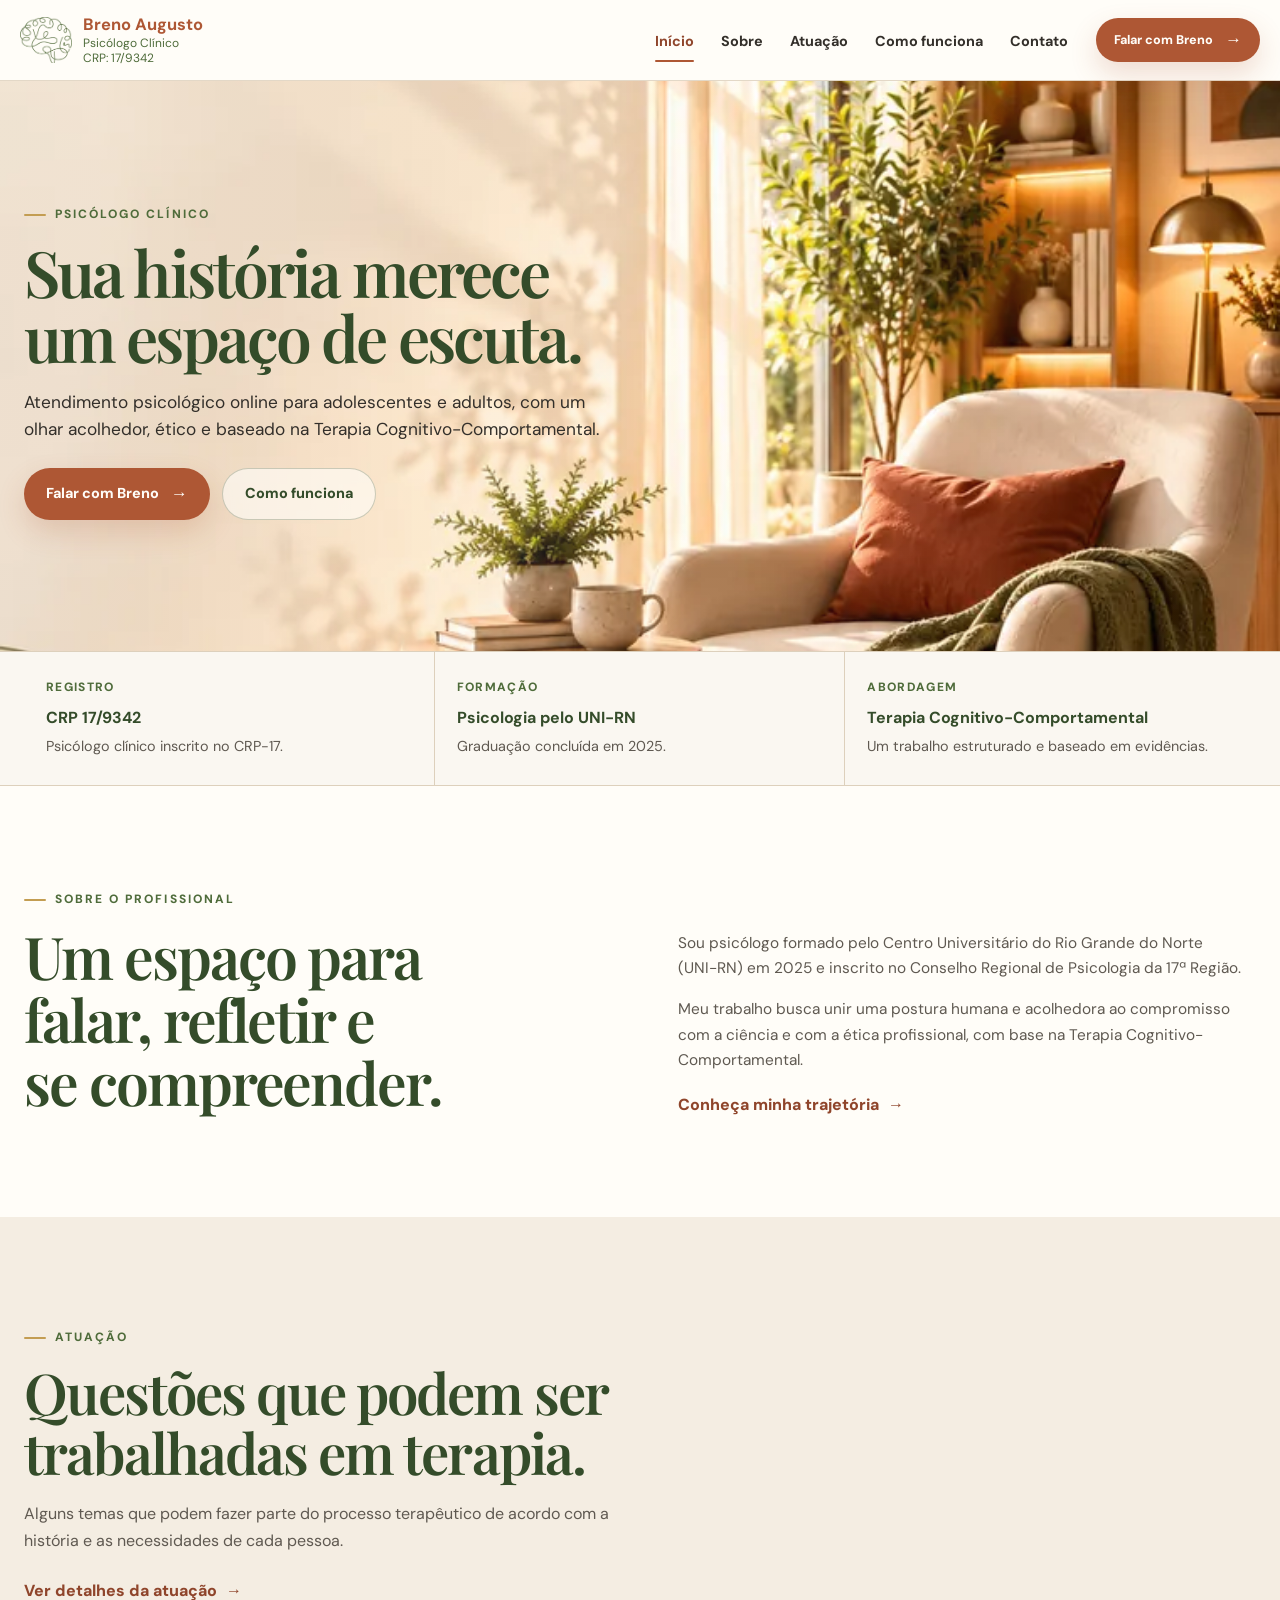
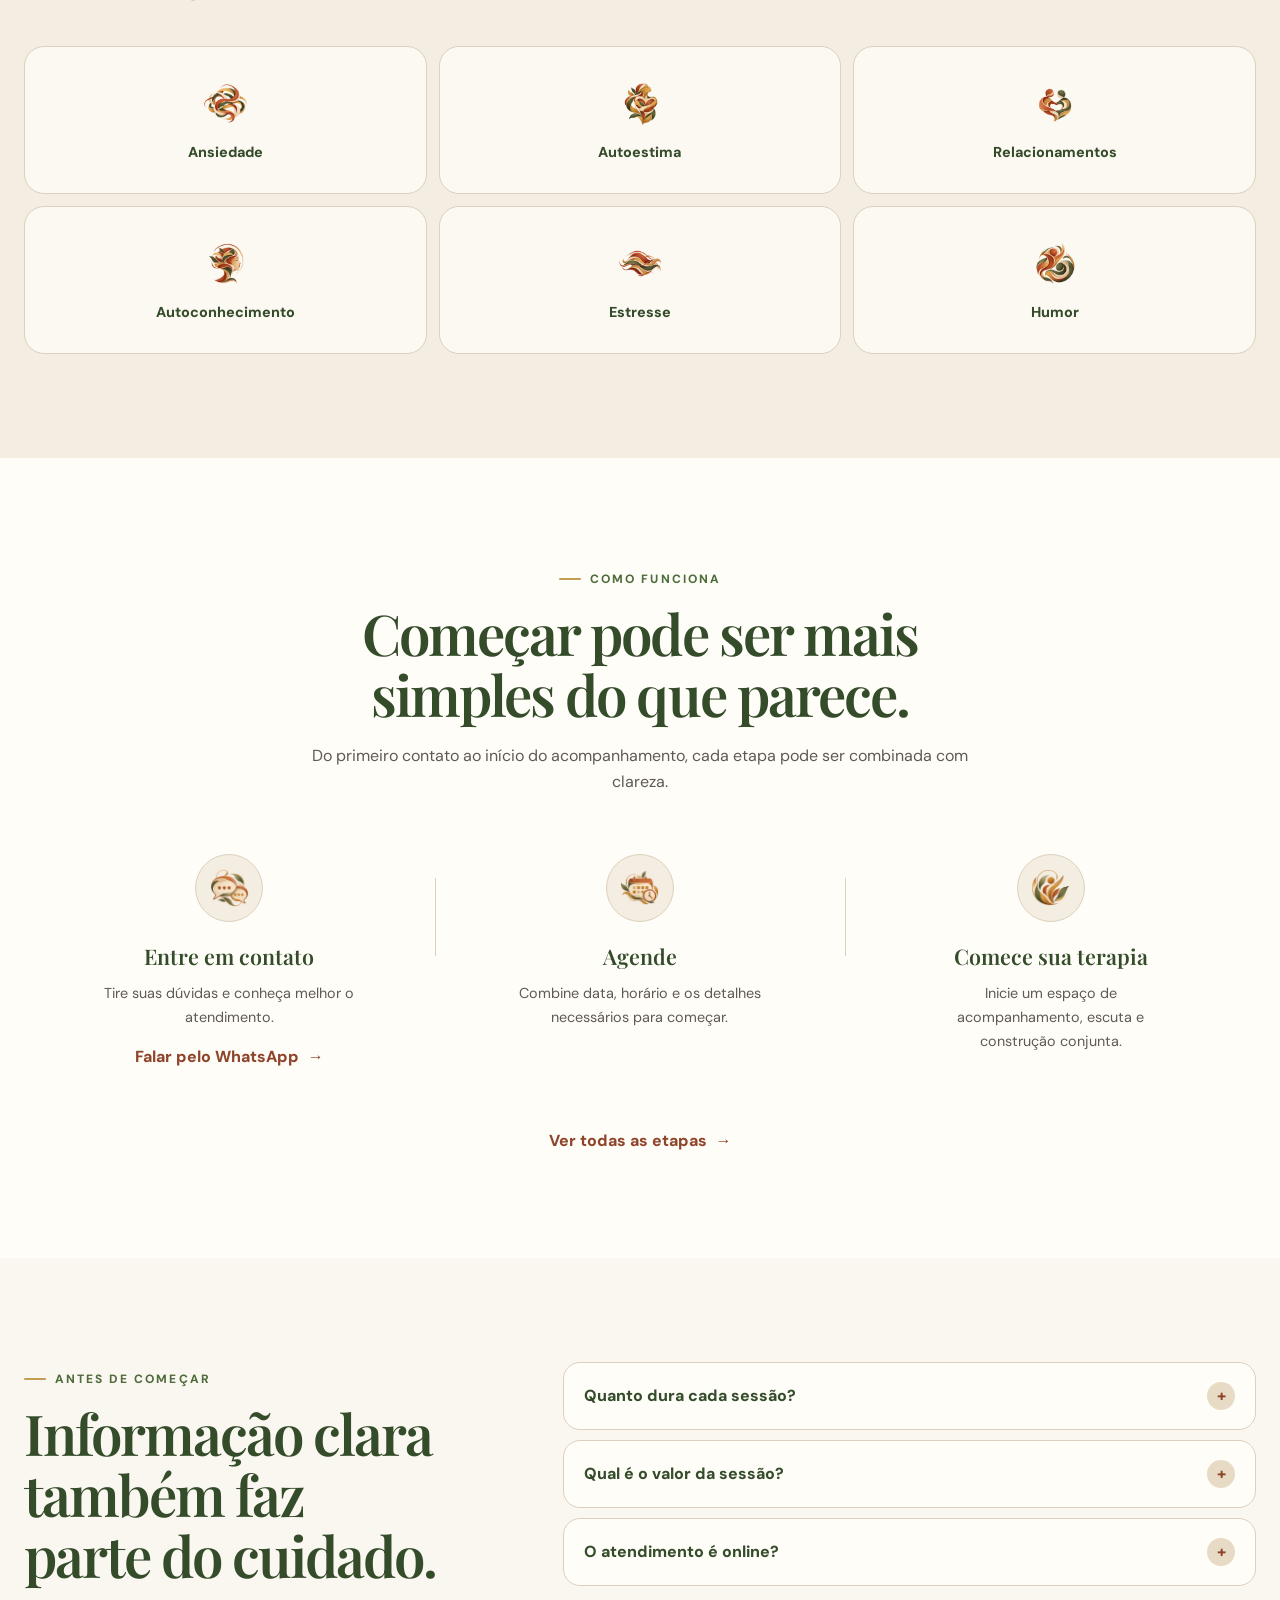
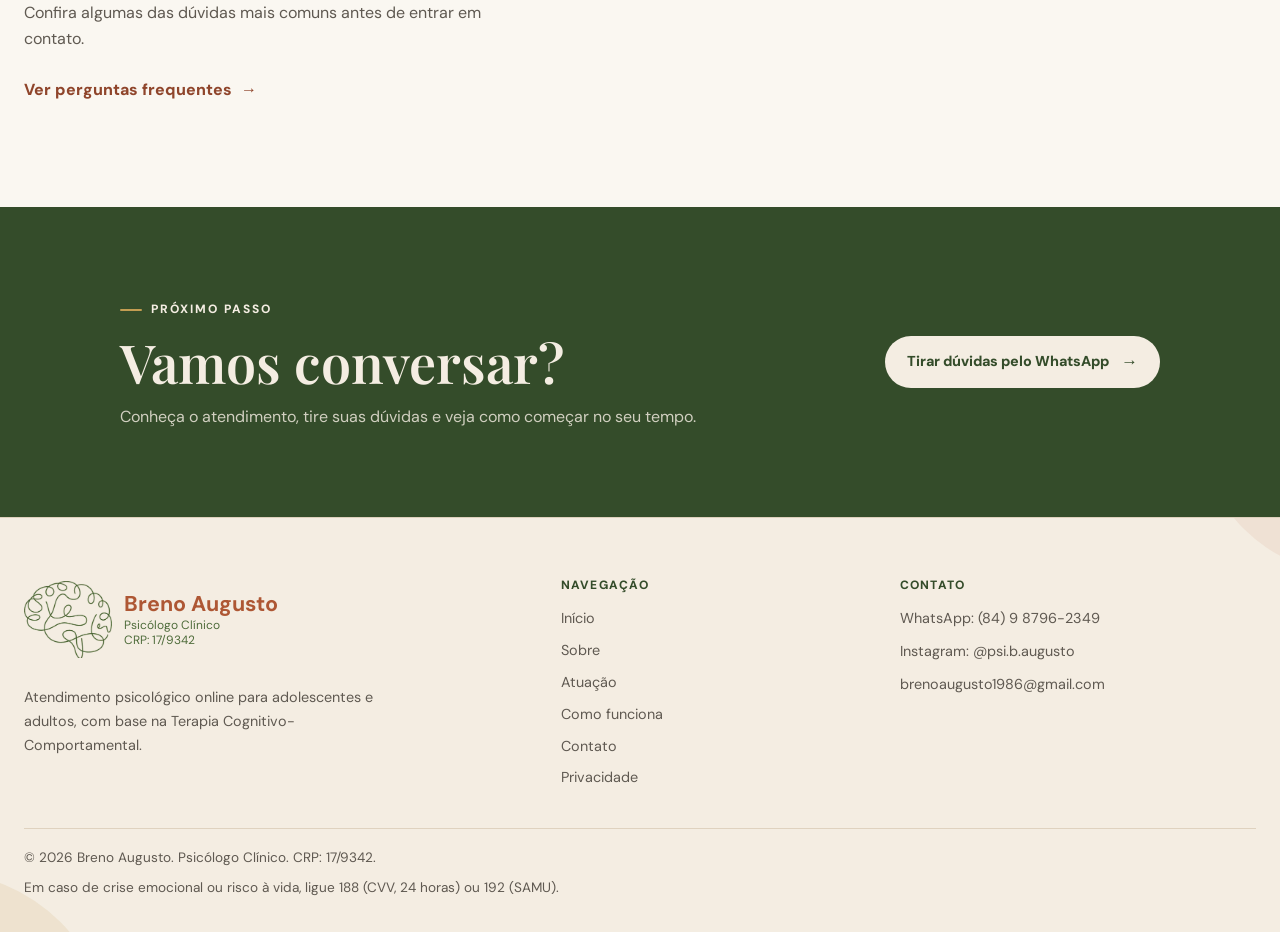
<file: index.html>
<!DOCTYPE html>
<html lang="pt-BR">
<head>
    <meta charset="UTF-8">
    <script>document.documentElement.classList.add("js")</script>
    <meta name="viewport" content="width=device-width, initial-scale=1.0">
    <meta name="description" content="Atendimento psicológico online com Breno Augusto, psicólogo clínico. TCC para adolescentes e adultos.">
    <meta name="theme-color" content="#f4ede2">
    <meta property="og:type" content="website">
    <meta property="og:locale" content="pt_BR">
    <meta property="og:title" content="Breno Augusto | Psicólogo Clínico">
    <meta property="og:description" content="Atendimento psicológico online com Breno Augusto, psicólogo clínico. TCC para adolescentes e adultos.">
    <meta property="og:site_name" content="Breno Augusto | Psicólogo Clínico">
    <title>Breno Augusto | Psicólogo Clínico</title>
    <link rel="icon" href="assets/icones/favicon.svg" type="image/svg+xml">
    <link rel="preload" href="assets/fontes/dm-sans-latin-wght.woff2" as="font" type="font/woff2" crossorigin>
    <link rel="preload" href="assets/fontes/playfair-display-latin-wght.woff2" as="font" type="font/woff2" crossorigin>
    <link rel="stylesheet" href="css/style.css">
    <link rel="stylesheet" href="css/home.css">
<script type="application/ld+json">
{"@context":"https://schema.org","@type":"Person","name":"Breno Augusto Galvão Siqueira","jobTitle":"Psicólogo Clínico","description":"Atendimento psicológico online para adolescentes e adultos, com base na Terapia Cognitivo-Comportamental (TCC). CRP 17/9342.","telephone":"+55 84 98796-2349","alumniOf":"Centro Universitário do Rio Grande do Norte (UNI-RN)","sameAs":["https://www.instagram.com/psi.b.augusto/"]}
</script>
</head>
<body class="index-page">
<a class="skip-link" href="#conteudo">Pular para o conteúdo</a>
<header class="header" id="site-header">
    <div class="header-container">
        <a href="index.html" class="logo" aria-label="Página inicial de Breno Augusto">
            <span class="brand-lockup">
                <img src="assets/logos/logo-brain.webp" alt="" class="brand-mark" width="52" height="52">
                <span class="brand-copy">
                    <span class="brand-name">Breno Augusto</span>
                    <span class="brand-meta">Psicólogo Clínico</span>
                    <span class="brand-crp">CRP: 17/9342</span>
                </span>
            </span>
        </a>
        <nav class="nav" id="primary-navigation" aria-label="Navegação principal">
            <a href="index.html" aria-current="page">Início</a><a href="sobre.html">Sobre</a><a href="atuacao.html">Atuação</a><a href="funcionamento.html">Como funciona</a><a href="contato.html">Contato</a>
            <a class="nav-cta" href="https://wa.me/558487962349?text=Ol%C3%A1%2C%20Breno.%20Gostaria%20de%20saber%20mais%20sobre%20o%20atendimento%20psicol%C3%B3gico." target="_blank" rel="noopener noreferrer">Falar com Breno <span aria-hidden="true">↗</span></a>
        </nav>
        <div class="header-action">
            <a class="button-primary" href="https://wa.me/558487962349?text=Ol%C3%A1%2C%20Breno.%20Gostaria%20de%20saber%20mais%20sobre%20o%20atendimento%20psicol%C3%B3gico." target="_blank" rel="noopener noreferrer">
                <span>Falar com Breno</span><span class="button-arrow" aria-hidden="true">→</span>
            </a>
        </div>
        <button class="menu-button" type="button" aria-label="Abrir menu" aria-expanded="false" aria-controls="primary-navigation">
            <span></span><span></span><span></span>
        </button>
    </div>
</header>

<main id="conteudo">
<section class="hero" aria-labelledby="hero-title">
    <picture>
        <source media="(max-width: 760px)" srcset="assets/imagens/hero-inicio-mobile.webp">
        <img src="assets/imagens/hero-inicio.webp" alt="Ambiente acolhedor para atendimento psicológico" width="1600" height="634" fetchpriority="high">
    </picture>
    <div class="hero-container">
        <div class="hero-content" data-reveal>
            <span class="eyebrow">Psicólogo clínico</span>
            <h1 class="hero-title" id="hero-title"><span>Sua história merece</span><span>um espaço de escuta.</span></h1>
            <p class="hero-subtitle">Atendimento psicológico online para adolescentes e adultos, com um olhar acolhedor, ético e baseado na Terapia Cognitivo-Comportamental.</p>
            <div class="hero-actions">
                <a class="button-primary" href="https://wa.me/558487962349?text=Ol%C3%A1%2C%20Breno.%20Gostaria%20de%20saber%20mais%20sobre%20o%20atendimento%20psicol%C3%B3gico." target="_blank" rel="noopener noreferrer">Falar com Breno <span class="button-arrow" aria-hidden="true">→</span></a>
                <a class="button-secondary" href="#como-funciona">Como funciona</a>
            </div>
        </div>
    </div>
</section>

<section class="trust-strip" aria-label="Informações principais">
    <div class="container trust-strip-grid">
        <div class="trust-item"><small>Registro</small><strong>CRP 17/9342</strong><p>Psicólogo clínico inscrito no CRP-17.</p></div>
        <div class="trust-item"><small>Formação</small><strong>Psicologia pelo UNI-RN</strong><p>Graduação concluída em 2025.</p></div>
        <div class="trust-item"><small>Abordagem</small><strong>Terapia Cognitivo-Comportamental</strong><p>Um trabalho estruturado e baseado em evidências.</p></div>
    </div>
</section>

<section class="section home-about" id="sobre">
    <div class="container home-about-grid">
        <span class="eyebrow home-about-eyebrow" data-reveal>Sobre o profissional</span>
        <h2 class="gradient-title home-about-title" data-reveal>Um espaço para falar, refletir e se compreender.</h2>
        <div class="home-about-body" data-reveal>
            <p>Sou psicólogo formado pelo Centro Universitário do Rio Grande do Norte (<span style="white-space: nowrap">UNI-RN</span>) em 2025 e inscrito no Conselho Regional de Psicologia da 17ª Região.</p>
            <p>Meu trabalho busca unir uma postura humana e acolhedora ao compromisso com a ciência e com a ética profissional, com base na Terapia Cognitivo-Comportamental.</p>
            <a class="text-link" href="sobre.html">Conheça minha trajetória <span aria-hidden="true">→</span></a>
        </div>
    </div>
</section>

<section class="section practice-preview" id="atuacao">
    <div class="container">
        <div class="practice-preview-grid">
            <div class="section-heading" data-reveal><span class="eyebrow">Atuação</span><h2 class="gradient-title">Questões que podem ser trabalhadas em terapia.</h2><p>Alguns temas que podem fazer parte do processo terapêutico de acordo com a história e as necessidades de cada pessoa.</p><a class="text-link" href="atuacao.html">Ver detalhes da atuação <span aria-hidden="true">→</span></a></div>
        </div>
        <div class="practice-tags">
            <article class="practice-tag-card"><img class="practice-tag-icon" src="assets/icones/Atuacao/icone-ansiedade.webp" alt="" width="54" height="54" loading="lazy"><span>Ansiedade</span></article>
            <article class="practice-tag-card"><img class="practice-tag-icon" src="assets/icones/Atuacao/icone-autoestima.webp" alt="" width="54" height="54" loading="lazy"><span>Autoestima</span></article>
            <article class="practice-tag-card"><img class="practice-tag-icon" src="assets/icones/Atuacao/icone-relacionamentos.webp" alt="" width="54" height="54" loading="lazy"><span>Relacionamentos</span></article>
            <article class="practice-tag-card"><img class="practice-tag-icon" src="assets/icones/Atuacao/icone-autoconhecimento.webp" alt="" width="54" height="54" loading="lazy"><span>Autoconhecimento</span></article>
            <article class="practice-tag-card"><img class="practice-tag-icon" src="assets/icones/Atuacao/icone-estresse.webp" alt="" width="54" height="54" loading="lazy"><span>Estresse</span></article>
            <article class="practice-tag-card"><img class="practice-tag-icon" src="assets/icones/Atuacao/icone-humor.webp" alt="" width="54" height="54" loading="lazy"><span>Humor</span></article>
        </div>
    </div>
</section>

<section class="section how-section" id="como-funciona">
    <div class="container">
        <div class="section-heading center" data-reveal><span class="eyebrow">Como funciona</span><h2 class="gradient-title">Começar pode ser mais simples do que parece.</h2><p>Do primeiro contato ao início do acompanhamento, cada etapa pode ser combinada com clareza.</p></div>
        <div class="steps-grid">
            <article class="step" data-reveal><div class="step-icon"><img src="assets/icones/icone-contato.webp" alt="" width="39" height="39"></div><h3>Entre em contato</h3><p>Tire suas dúvidas e conheça melhor o atendimento.</p><a class="text-link" href="https://wa.me/558487962349?text=Ol%C3%A1%2C%20Breno.%20Gostaria%20de%20saber%20mais%20sobre%20o%20atendimento%20psicol%C3%B3gico." target="_blank" rel="noopener noreferrer">Falar pelo WhatsApp <span aria-hidden="true">→</span></a></article>
            <article class="step" data-reveal><div class="step-icon"><img src="assets/icones/icone-agendamento.webp" alt="" width="39" height="39"></div><h3>Agende</h3><p>Combine data, horário e os detalhes necessários para começar.</p></article>
            <article class="step" data-reveal><div class="step-icon"><img src="assets/icones/icone-terapia.webp" alt="" width="39" height="39"></div><h3>Comece sua terapia</h3><p>Inicie um espaço de acompanhamento, escuta e construção conjunta.</p></article>
        </div>
        <div class="steps-action"><a class="text-link" href="funcionamento.html">Ver todas as etapas <span aria-hidden="true">→</span></a></div>
    </div>
</section>

<section class="section faq-preview">
    <div class="container faq-preview-grid">
        <div class="faq-preview-intro" data-reveal><span class="eyebrow">Antes de começar</span><div class="section-heading"><h2 class="gradient-title">Informação clara também faz parte do cuidado.</h2><p>Confira algumas das dúvidas mais comuns antes de entrar em contato.</p></div><a class="text-link" href="contato.html">Ver perguntas frequentes <span aria-hidden="true">→</span></a></div>
        <div class="faq-list" data-reveal>
            <div class="faq-item"><button class="faq-question" type="button" aria-expanded="false" aria-controls="home-faq-1"><span>Quanto dura cada sessão?</span><span class="faq-plus" aria-hidden="true">+</span></button><div class="faq-answer" hidden id="home-faq-1"><div class="faq-answer-inner">Cada sessão tem duração de <span data-v="duracao">50 minutos</span>.</div></div></div>
            <div class="faq-item"><button class="faq-question" type="button" aria-expanded="false" aria-controls="home-faq-2"><span>Qual é o valor da sessão?</span><span class="faq-plus" aria-hidden="true">+</span></button><div class="faq-answer" hidden id="home-faq-2"><div class="faq-answer-inner">O valor informado para a sessão é de <span data-v="valor">R$ 60,00</span>.</div></div></div>
            <div class="faq-item"><button class="faq-question" type="button" aria-expanded="false" aria-controls="home-faq-3"><span>O atendimento é online?</span><span class="faq-plus" aria-hidden="true">+</span></button><div class="faq-answer" hidden id="home-faq-3"><div class="faq-answer-inner">Sim. O atendimento é realizado na modalidade online para adolescentes e adultos.</div></div></div>
        </div>
    </div>
</section>

<section class="home-cta">
    <div class="home-cta-content">
        <div class="home-cta-copy"><span class="eyebrow">Próximo passo</span><h2>Vamos conversar?</h2><p>Conheça o atendimento, tire suas dúvidas e veja como começar no seu tempo.</p></div>
        <a href="https://wa.me/558487962349?text=Ol%C3%A1%2C%20Breno.%20Gostaria%20de%20saber%20mais%20sobre%20o%20atendimento%20psicol%C3%B3gico." target="_blank" rel="noopener noreferrer" class="button-primary light">Tirar dúvidas pelo WhatsApp <span class="button-arrow" aria-hidden="true">→</span></a>
    </div>
</section>
</main>

<footer class="footer">
    <div class="footer-container">
        <div class="footer-grid">
            <div>
                <a href="index.html" class="footer-brand" aria-label="Página inicial">
                    <img src="assets/logos/logo-brain.webp" alt="" class="brand-mark" width="76" height="76">
                    <span class="brand-copy">
                        <span class="brand-name">Breno Augusto</span>
                        <span class="brand-meta">Psicólogo Clínico</span>
                        <span class="brand-crp">CRP: 17/9342</span>
                    </span>
                </a>
                <p class="footer-copy">Atendimento psicológico online para adolescentes e adultos, com base na Terapia Cognitivo-Comportamental.</p>
            </div>
            <div>
                <div class="footer-heading">Navegação</div>
                <nav class="footer-nav" aria-label="Navegação do rodapé">
                    <a href="index.html">Início</a><a href="sobre.html">Sobre</a><a href="atuacao.html">Atuação</a><a href="funcionamento.html">Como funciona</a><a href="contato.html">Contato</a><a href="privacidade.html">Privacidade</a>
                </nav>
            </div>
            <div>
                <div class="footer-heading">Contato</div>
                <div class="footer-contact">
                    <a href="https://wa.me/558487962349?text=Ol%C3%A1%2C%20Breno.%20Gostaria%20de%20saber%20mais%20sobre%20o%20atendimento%20psicol%C3%B3gico." target="_blank" rel="noopener noreferrer">WhatsApp: (84) 9 8796-2349</a>
                    <a href="https://www.instagram.com/psi.b.augusto/" target="_blank" rel="noopener noreferrer">Instagram: @psi.b.augusto</a>
                    <a href="mailto:brenoaugusto1986@gmail.com">brenoaugusto1986@gmail.com</a>
                </div>
            </div>
        </div>
        <div class="footer-bottom">© <span id="current-year">2026</span> Breno Augusto. Psicólogo Clínico. CRP: 17/9342.<p class="footer-crisis">Em caso de crise emocional ou risco à vida, ligue 188 (CVV, 24 horas) ou 192 (SAMU).</p></div>
    </div>
</footer>
<a class="floating-whatsapp" href="https://wa.me/558487962349?text=Ol%C3%A1%2C%20Breno.%20Gostaria%20de%20saber%20mais%20sobre%20o%20atendimento%20psicol%C3%B3gico." target="_blank" rel="noopener noreferrer" aria-label="Falar com Breno pelo WhatsApp">
    <img src="assets/icones/whatsapp.webp" alt="" width="34" height="34"><span>Falar pelo WhatsApp</span>
</a>
<script src="js/script.js"></script>
</body>
</html>
</file>
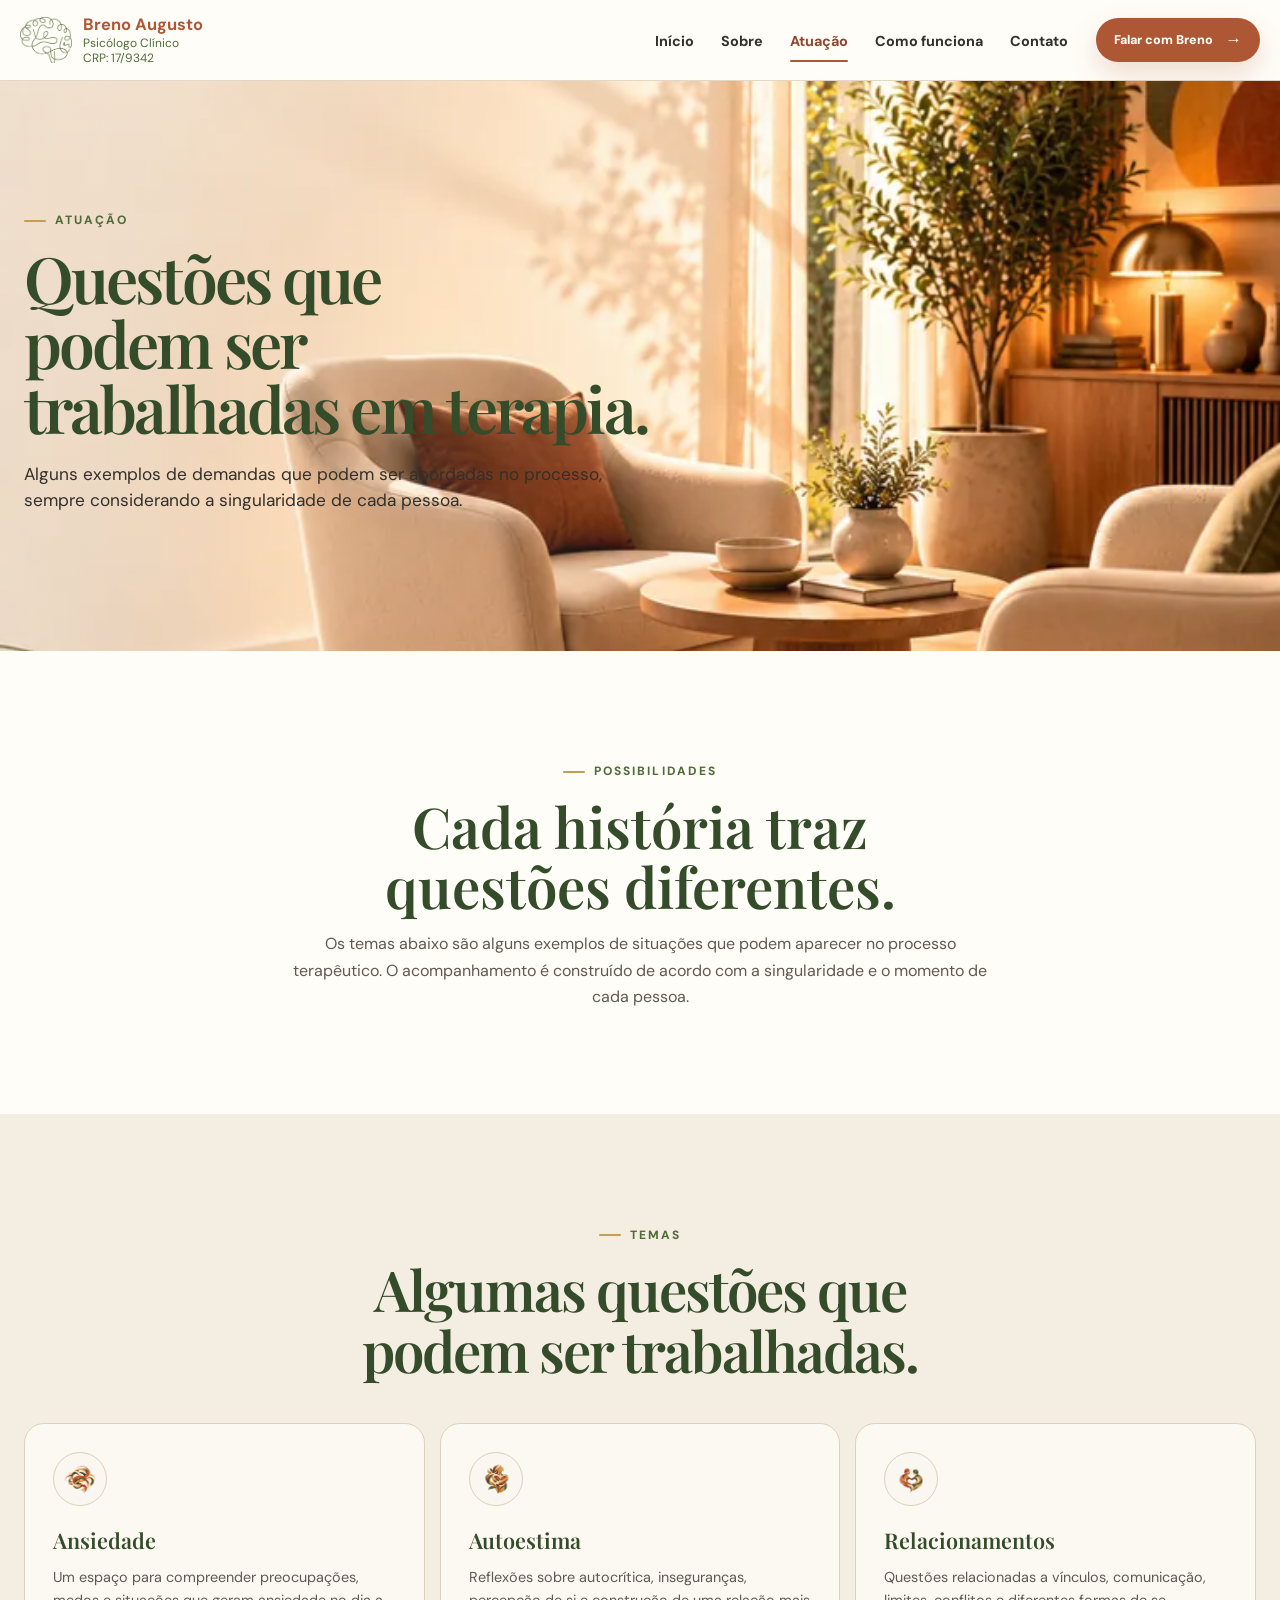
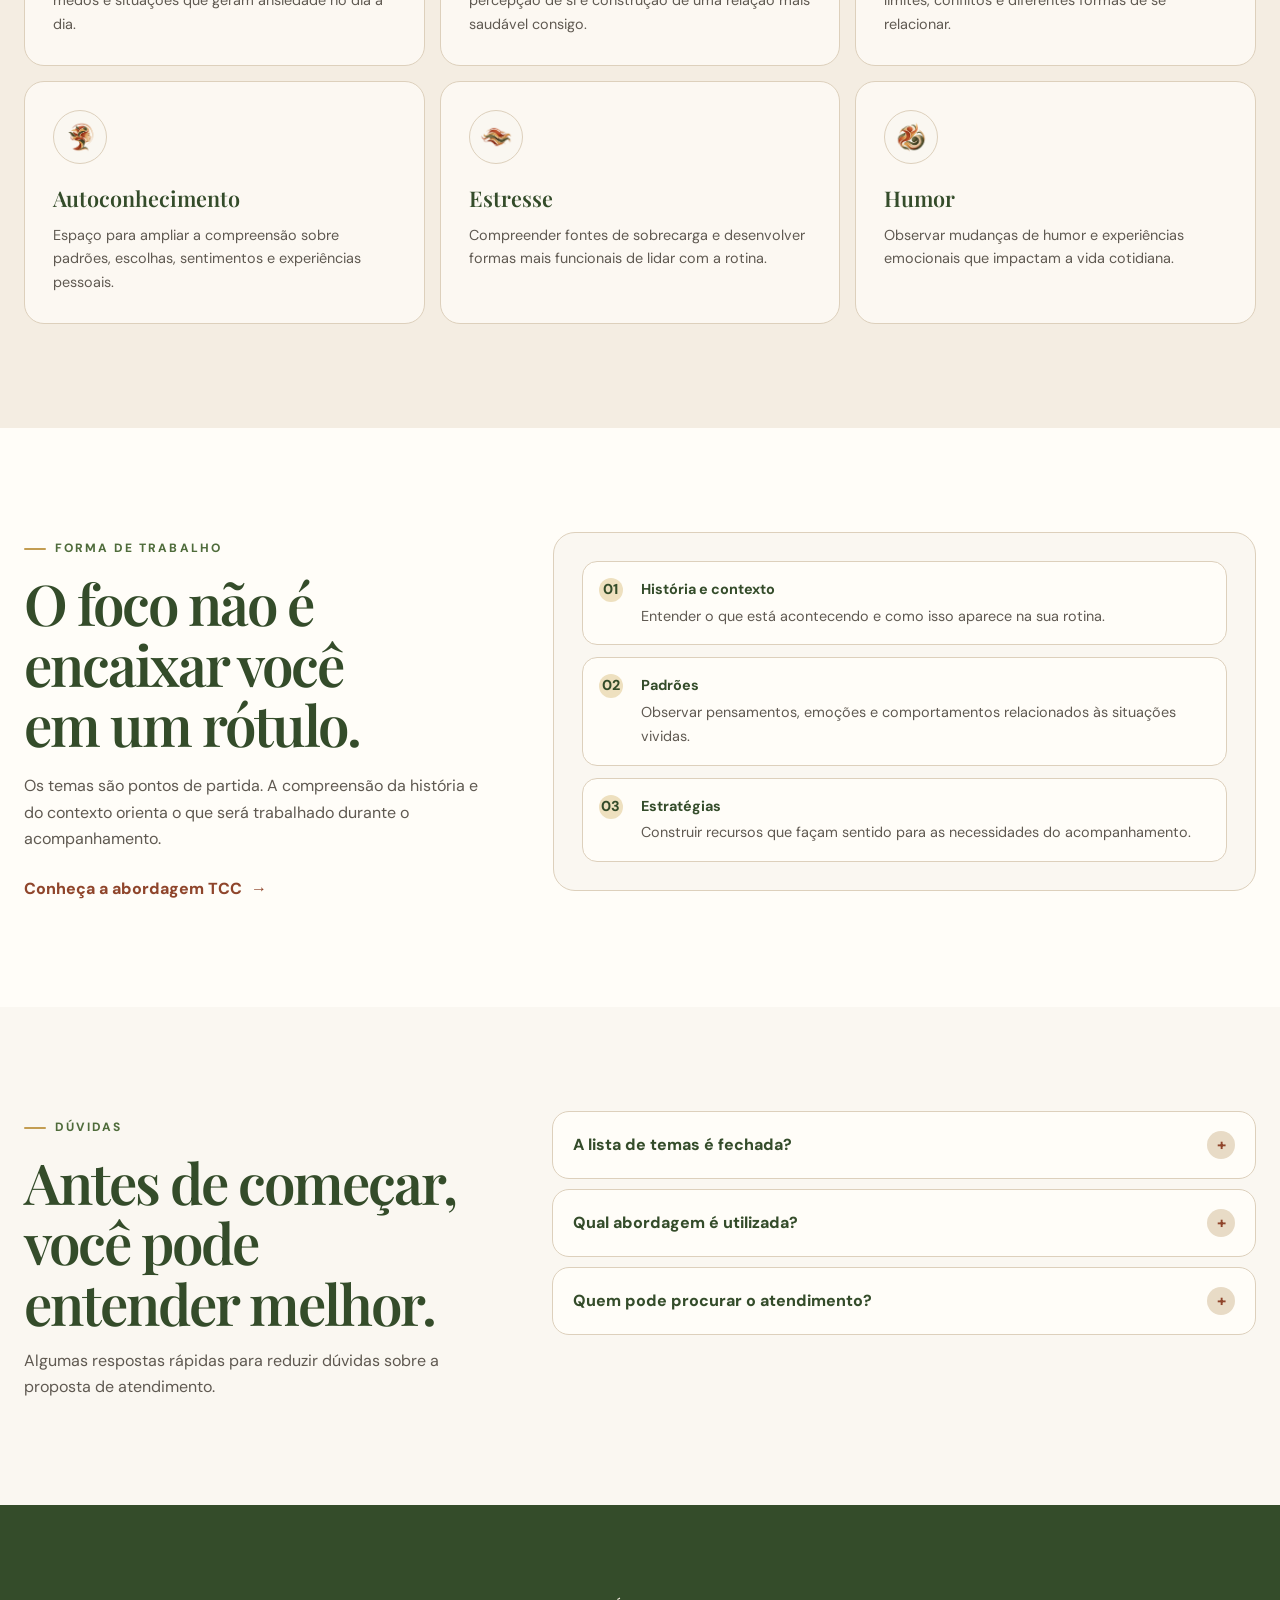
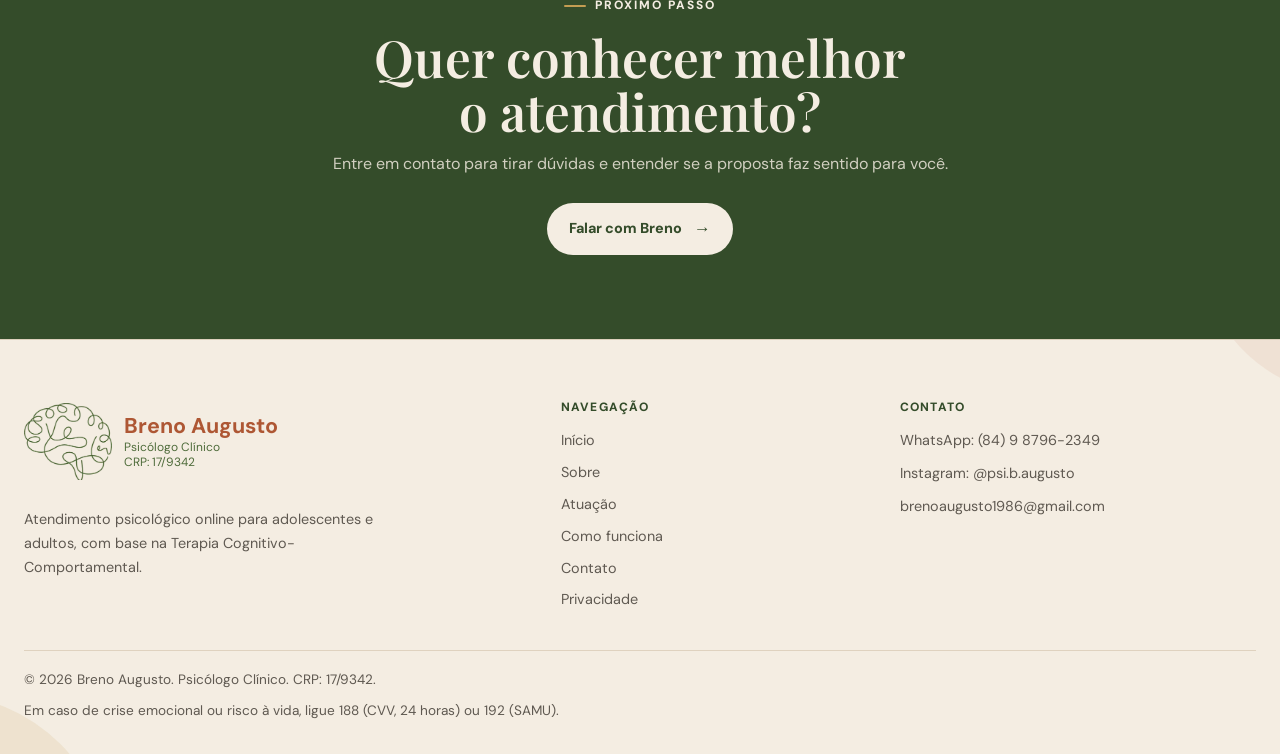
<file: atuacao.html>
<!DOCTYPE html>
<html lang="pt-BR">
<head>
    <meta charset="UTF-8">
    <script>document.documentElement.classList.add("js")</script>
    <meta name="viewport" content="width=device-width, initial-scale=1.0">
    <meta name="description" content="Conheça alguns temas que podem ser trabalhados em terapia com Breno Augusto.">
    <meta name="theme-color" content="#f4ede2">
    <meta property="og:type" content="website">
    <meta property="og:locale" content="pt_BR">
    <meta property="og:title" content="Atuação | Breno Augusto">
    <meta property="og:description" content="Conheça alguns temas que podem ser trabalhados em terapia com Breno Augusto.">
    <meta property="og:site_name" content="Breno Augusto | Psicólogo Clínico">
    <title>Atuação | Breno Augusto</title>
    <link rel="icon" href="assets/icones/favicon.svg" type="image/svg+xml">
    <link rel="preload" href="assets/fontes/dm-sans-latin-wght.woff2" as="font" type="font/woff2" crossorigin>
    <link rel="preload" href="assets/fontes/playfair-display-latin-wght.woff2" as="font" type="font/woff2" crossorigin>
    <link rel="stylesheet" href="css/style.css">
    <link rel="stylesheet" href="css/atuacao.css">
</head>
<body class="atuacao-page">
<a class="skip-link" href="#conteudo">Pular para o conteúdo</a>
<header class="header" id="site-header">
    <div class="header-container">
        <a href="index.html" class="logo" aria-label="Página inicial de Breno Augusto">
            <span class="brand-lockup">
                <img src="assets/logos/logo-brain.webp" alt="" class="brand-mark" width="52" height="52">
                <span class="brand-copy">
                    <span class="brand-name">Breno Augusto</span>
                    <span class="brand-meta">Psicólogo Clínico</span>
                    <span class="brand-crp">CRP: 17/9342</span>
                </span>
            </span>
        </a>
        <nav class="nav" id="primary-navigation" aria-label="Navegação principal">
            <a href="index.html">Início</a><a href="sobre.html">Sobre</a><a href="atuacao.html" aria-current="page">Atuação</a><a href="funcionamento.html">Como funciona</a><a href="contato.html">Contato</a>
            <a class="nav-cta" href="https://wa.me/558487962349?text=Ol%C3%A1%2C%20Breno.%20Gostaria%20de%20saber%20mais%20sobre%20o%20atendimento%20psicol%C3%B3gico." target="_blank" rel="noopener noreferrer">Falar com Breno <span aria-hidden="true">↗</span></a>
        </nav>
        <div class="header-action">
            <a class="button-primary" href="https://wa.me/558487962349?text=Ol%C3%A1%2C%20Breno.%20Gostaria%20de%20saber%20mais%20sobre%20o%20atendimento%20psicol%C3%B3gico." target="_blank" rel="noopener noreferrer">
                <span>Falar com Breno</span><span class="button-arrow" aria-hidden="true">→</span>
            </a>
        </div>
        <button class="menu-button" type="button" aria-label="Abrir menu" aria-expanded="false" aria-controls="primary-navigation">
            <span></span><span></span><span></span>
        </button>
    </div>
</header>

<main id="conteudo">
<section class="page-hero" aria-labelledby="page-title"><picture><source media="(max-width: 760px)" srcset="assets/imagens/hero-atuacao-mobile.webp"><img src="assets/imagens/hero-atuacao.webp" class="page-hero-image" alt="Consultório acolhedor com poltronas e luz natural" width="1600" height="634" fetchpriority="high"></picture><div class="page-hero-container"><div class="page-hero-content" data-reveal><span class="eyebrow">Atuação</span><h1 class="page-hero-title" id="page-title"><span>Questões que podem ser</span><span>trabalhadas em terapia.</span></h1><p class="page-hero-copy">Alguns exemplos de demandas que podem ser abordadas no processo, sempre considerando a singularidade de cada pessoa.</p></div></div></section>
<section class="section practice-intro"><div class="container practice-intro-inner" data-reveal><span class="eyebrow">Possibilidades</span><h2 class="gradient-title">Cada história traz questões diferentes.</h2><p>Os temas abaixo são alguns exemplos de situações que podem aparecer no processo terapêutico. O acompanhamento é construído de acordo com a singularidade e o momento de cada pessoa.</p></div></section>
<section class="section practice-topics"><div class="container"><div class="section-heading center" data-reveal><span class="eyebrow">Temas</span><h2 class="gradient-title">Algumas questões que podem ser trabalhadas.</h2></div><div class="topic-grid">
<article class="topic-card" data-reveal><div class="topic-index"><img src="assets/icones/Atuacao/icone-ansiedade.webp" class="topic-icon" alt="" width="38" height="38"></div><h3>Ansiedade</h3><p>Um espaço para compreender preocupações, medos e situações que geram ansiedade no dia a dia.</p></article>
<article class="topic-card" data-reveal><div class="topic-index"><img src="assets/icones/Atuacao/icone-autoestima.webp" class="topic-icon" alt="" width="38" height="38"></div><h3>Autoestima</h3><p>Reflexões sobre autocrítica, inseguranças, percepção de si e construção de uma relação mais saudável consigo.</p></article>
<article class="topic-card" data-reveal><div class="topic-index"><img src="assets/icones/Atuacao/icone-relacionamentos.webp" class="topic-icon" alt="" width="38" height="38"></div><h3>Relacionamentos</h3><p>Questões relacionadas a vínculos, comunicação, limites, conflitos e diferentes formas de se relacionar.</p></article>
<article class="topic-card" data-reveal><div class="topic-index"><img src="assets/icones/Atuacao/icone-autoconhecimento.webp" class="topic-icon" alt="" width="38" height="38"></div><h3>Autoconhecimento</h3><p>Espaço para ampliar a compreensão sobre padrões, escolhas, sentimentos e experiências pessoais.</p></article>
<article class="topic-card" data-reveal><div class="topic-index"><img src="assets/icones/Atuacao/icone-estresse.webp" class="topic-icon" alt="" width="38" height="38"></div><h3>Estresse</h3><p>Compreender fontes de sobrecarga e desenvolver formas mais funcionais de lidar com a rotina.</p></article>
<article class="topic-card" data-reveal><div class="topic-index"><img src="assets/icones/Atuacao/icone-humor.webp" class="topic-icon" alt="" width="38" height="38"></div><h3>Humor</h3><p>Observar mudanças de humor e experiências emocionais que impactam a vida cotidiana.</p></article>
</div></div></section>
<section class="section practice-clinical"><div class="container practice-clinical-grid"><div class="section-heading" data-reveal><span class="eyebrow">Forma de trabalho</span><h2 class="gradient-title">O foco não é encaixar você em um rótulo.</h2><p>Os temas são pontos de partida. A compreensão da história e do contexto orienta o que será trabalhado durante o acompanhamento.</p><a href="sobre.html" class="text-link">Conheça a abordagem TCC <span aria-hidden="true">→</span></a></div><div class="clinical-panel" data-reveal><div class="clinical-list"><div class="clinical-item"><span>01</span><div><strong>História e contexto</strong><p>Entender o que está acontecendo e como isso aparece na sua rotina.</p></div></div><div class="clinical-item"><span>02</span><div><strong>Padrões</strong><p>Observar pensamentos, emoções e comportamentos relacionados às situações vividas.</p></div></div><div class="clinical-item"><span>03</span><div><strong>Estratégias</strong><p>Construir recursos que façam sentido para as necessidades do acompanhamento.</p></div></div></div></div></div></section>
<section class="section practice-faq"><div class="container practice-faq-grid"><div class="practice-faq-copy" data-reveal><span class="eyebrow">Dúvidas</span><div class="section-heading"><h2 class="gradient-title">Antes de começar, você pode entender melhor.</h2><p>Algumas respostas rápidas para reduzir dúvidas sobre a proposta de atendimento.</p></div></div><div class="faq-list" data-reveal>
<div class="faq-item"><button class="faq-question" type="button" aria-expanded="false" aria-controls="practice-faq-1"><span>A lista de temas é fechada?</span><span class="faq-plus" aria-hidden="true">+</span></button><div class="faq-answer" hidden id="practice-faq-1"><div class="faq-answer-inner">Não. Os temas apresentados são exemplos. A definição do que será trabalhado considera a história e as necessidades de cada pessoa.</div></div></div>
<div class="faq-item"><button class="faq-question" type="button" aria-expanded="false" aria-controls="practice-faq-2"><span>Qual abordagem é utilizada?</span><span class="faq-plus" aria-hidden="true">+</span></button><div class="faq-answer" hidden id="practice-faq-2"><div class="faq-answer-inner">O trabalho utiliza a Terapia Cognitivo-Comportamental (TCC) como abordagem.</div></div></div>
<div class="faq-item"><button class="faq-question" type="button" aria-expanded="false" aria-controls="practice-faq-3"><span>Quem pode procurar o atendimento?</span><span class="faq-plus" aria-hidden="true">+</span></button><div class="faq-answer" hidden id="practice-faq-3"><div class="faq-answer-inner">O atendimento apresentado é direcionado a adolescentes e adultos, na modalidade online.</div></div></div>
</div></div></section>
<section class="practice-cta"><div class="practice-cta-content"><span class="eyebrow">Próximo passo</span><h2>Quer conhecer melhor o atendimento?</h2><p>Entre em contato para tirar dúvidas e entender se a proposta faz sentido para você.</p><a href="https://wa.me/558487962349?text=Ol%C3%A1%2C%20Breno.%20Gostaria%20de%20saber%20mais%20sobre%20o%20atendimento%20psicol%C3%B3gico." target="_blank" rel="noopener noreferrer" class="button-primary">Falar com Breno <span class="button-arrow" aria-hidden="true">→</span></a></div></section>
</main>

<footer class="footer">
    <div class="footer-container">
        <div class="footer-grid">
            <div>
                <a href="index.html" class="footer-brand" aria-label="Página inicial">
                    <img src="assets/logos/logo-brain.webp" alt="" class="brand-mark" width="76" height="76">
                    <span class="brand-copy">
                        <span class="brand-name">Breno Augusto</span>
                        <span class="brand-meta">Psicólogo Clínico</span>
                        <span class="brand-crp">CRP: 17/9342</span>
                    </span>
                </a>
                <p class="footer-copy">Atendimento psicológico online para adolescentes e adultos, com base na Terapia Cognitivo-Comportamental.</p>
            </div>
            <div>
                <div class="footer-heading">Navegação</div>
                <nav class="footer-nav" aria-label="Navegação do rodapé">
                    <a href="index.html">Início</a><a href="sobre.html">Sobre</a><a href="atuacao.html">Atuação</a><a href="funcionamento.html">Como funciona</a><a href="contato.html">Contato</a><a href="privacidade.html">Privacidade</a>
                </nav>
            </div>
            <div>
                <div class="footer-heading">Contato</div>
                <div class="footer-contact">
                    <a href="https://wa.me/558487962349?text=Ol%C3%A1%2C%20Breno.%20Gostaria%20de%20saber%20mais%20sobre%20o%20atendimento%20psicol%C3%B3gico." target="_blank" rel="noopener noreferrer">WhatsApp: (84) 9 8796-2349</a>
                    <a href="https://www.instagram.com/psi.b.augusto/" target="_blank" rel="noopener noreferrer">Instagram: @psi.b.augusto</a>
                    <a href="mailto:brenoaugusto1986@gmail.com">brenoaugusto1986@gmail.com</a>
                </div>
            </div>
        </div>
        <div class="footer-bottom">© <span id="current-year">2026</span> Breno Augusto. Psicólogo Clínico. CRP: 17/9342.<p class="footer-crisis">Em caso de crise emocional ou risco à vida, ligue 188 (CVV, 24 horas) ou 192 (SAMU).</p></div>
    </div>
</footer>
<a class="floating-whatsapp" href="https://wa.me/558487962349?text=Ol%C3%A1%2C%20Breno.%20Gostaria%20de%20saber%20mais%20sobre%20o%20atendimento%20psicol%C3%B3gico." target="_blank" rel="noopener noreferrer" aria-label="Falar com Breno pelo WhatsApp">
    <img src="assets/icones/whatsapp.webp" alt="" width="34" height="34"><span>Falar pelo WhatsApp</span>
</a>
<script src="js/script.js"></script>
</body>
</html>
</file>
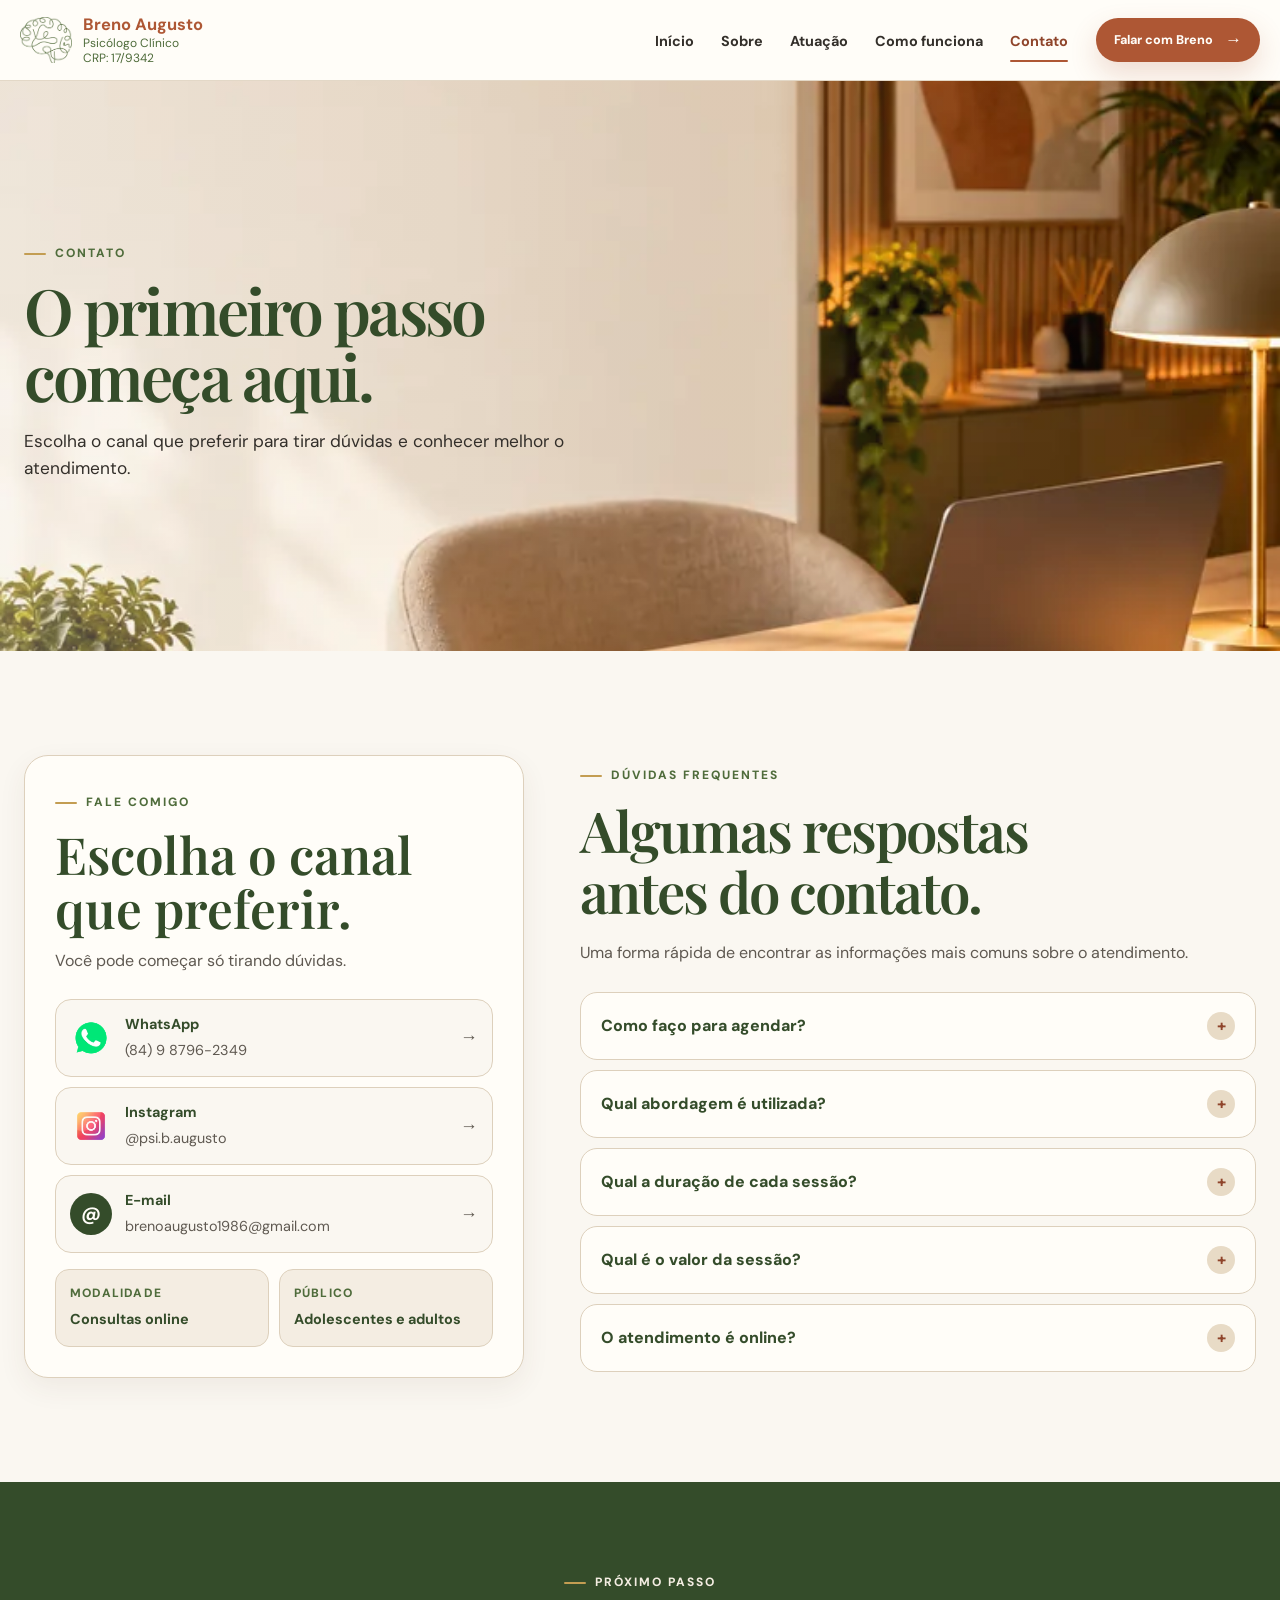
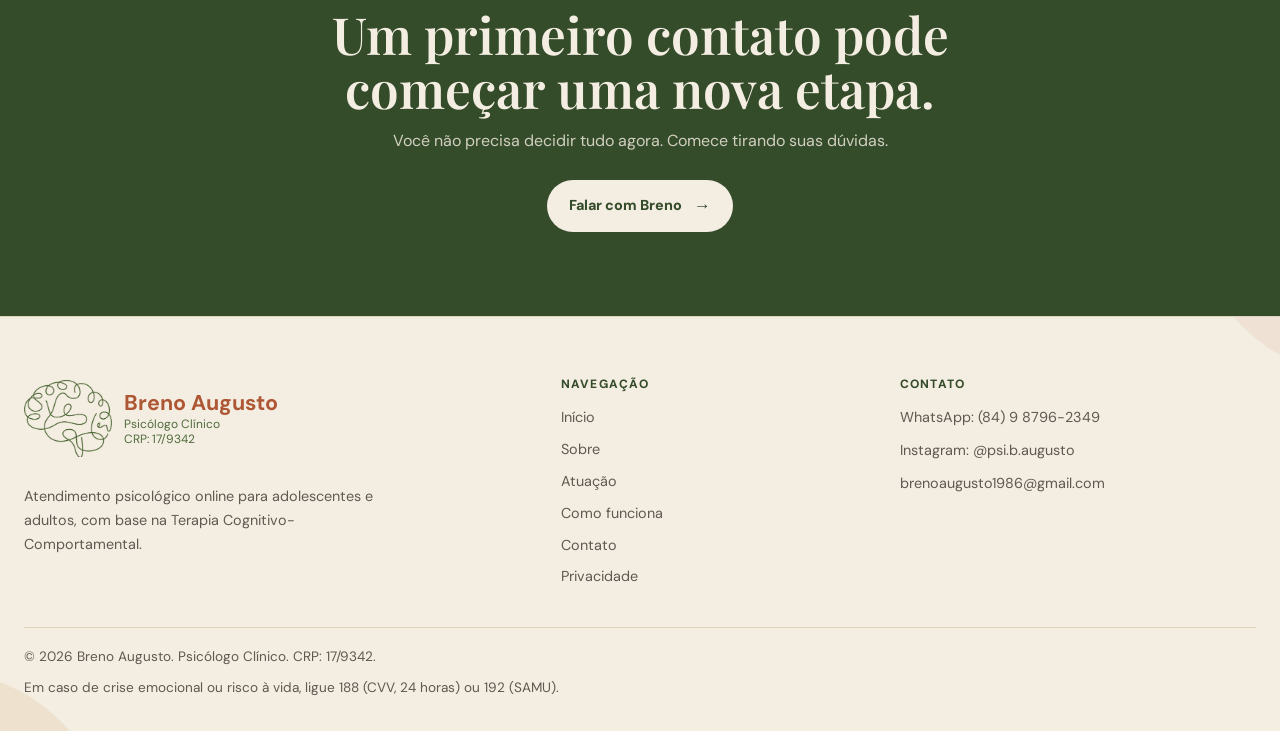
<file: contato.html>
<!DOCTYPE html>
<html lang="pt-BR">
<head>
    <meta charset="UTF-8">
    <script>document.documentElement.classList.add("js")</script>
    <meta name="viewport" content="width=device-width, initial-scale=1.0">
    <meta name="description" content="Entre em contato com Breno Augusto para saber mais sobre o atendimento psicológico online.">
    <meta name="theme-color" content="#f4ede2">
    <meta property="og:type" content="website">
    <meta property="og:locale" content="pt_BR">
    <meta property="og:title" content="Contato | Breno Augusto">
    <meta property="og:description" content="Entre em contato com Breno Augusto para saber mais sobre o atendimento psicológico online.">
    <meta property="og:site_name" content="Breno Augusto | Psicólogo Clínico">
    <title>Contato | Breno Augusto</title>
    <link rel="icon" href="assets/icones/favicon.svg" type="image/svg+xml">
    <link rel="preload" href="assets/fontes/dm-sans-latin-wght.woff2" as="font" type="font/woff2" crossorigin>
    <link rel="preload" href="assets/fontes/playfair-display-latin-wght.woff2" as="font" type="font/woff2" crossorigin>
    <link rel="stylesheet" href="css/style.css">
    <link rel="stylesheet" href="css/contato.css">
</head>
<body class="contato-page">
<a class="skip-link" href="#conteudo">Pular para o conteúdo</a>
<header class="header" id="site-header">
    <div class="header-container">
        <a href="index.html" class="logo" aria-label="Página inicial de Breno Augusto">
            <span class="brand-lockup">
                <img src="assets/logos/logo-brain.webp" alt="" class="brand-mark" width="52" height="52">
                <span class="brand-copy">
                    <span class="brand-name">Breno Augusto</span>
                    <span class="brand-meta">Psicólogo Clínico</span>
                    <span class="brand-crp">CRP: 17/9342</span>
                </span>
            </span>
        </a>
        <nav class="nav" id="primary-navigation" aria-label="Navegação principal">
            <a href="index.html">Início</a><a href="sobre.html">Sobre</a><a href="atuacao.html">Atuação</a><a href="funcionamento.html">Como funciona</a><a href="contato.html" aria-current="page">Contato</a>
            <a class="nav-cta" href="https://wa.me/558487962349?text=Ol%C3%A1%2C%20Breno.%20Gostaria%20de%20saber%20mais%20sobre%20o%20atendimento%20psicol%C3%B3gico." target="_blank" rel="noopener noreferrer">Falar com Breno <span aria-hidden="true">↗</span></a>
        </nav>
        <div class="header-action">
            <a class="button-primary" href="https://wa.me/558487962349?text=Ol%C3%A1%2C%20Breno.%20Gostaria%20de%20saber%20mais%20sobre%20o%20atendimento%20psicol%C3%B3gico." target="_blank" rel="noopener noreferrer">
                <span>Falar com Breno</span><span class="button-arrow" aria-hidden="true">→</span>
            </a>
        </div>
        <button class="menu-button" type="button" aria-label="Abrir menu" aria-expanded="false" aria-controls="primary-navigation">
            <span></span><span></span><span></span>
        </button>
    </div>
</header>

<main id="conteudo">
<section class="page-hero" aria-labelledby="page-title"><picture><source media="(max-width: 760px)" srcset="assets/imagens/hero-contato-mobile.webp"><img src="assets/imagens/hero-contato.webp" class="page-hero-image" alt="Espaço de trabalho com notebook e luz natural" width="1600" height="634" fetchpriority="high"></picture><div class="page-hero-container"><div class="page-hero-content" data-reveal><span class="eyebrow">Contato</span><h1 class="page-hero-title" id="page-title"><span>O primeiro passo</span><span>começa aqui.</span></h1><p class="page-hero-copy">Escolha o canal que preferir para tirar dúvidas e conhecer melhor o atendimento.</p></div></div></section>
<section class="section contact-section"><div class="container contact-grid">
<div class="contact-card" data-reveal><span class="eyebrow">Fale comigo</span><h2 class="gradient-title">Escolha o canal que preferir.</h2><p>Você pode começar só tirando dúvidas.</p><div class="social-links"><a class="social-button" href="https://wa.me/558487962349?text=Ol%C3%A1%2C%20Breno.%20Gostaria%20de%20saber%20mais%20sobre%20o%20atendimento%20psicol%C3%B3gico." target="_blank" rel="noopener noreferrer"><img src="assets/icones/whatsapp.webp" alt="" width="42" height="42"><div><strong>WhatsApp</strong><span>(84) 9 8796-2349</span></div><span class="social-arrow" aria-hidden="true">→</span></a><a class="social-button" href="https://www.instagram.com/psi.b.augusto/" target="_blank" rel="noopener noreferrer"><img src="assets/icones/instagram.webp" alt="" width="42" height="42"><div><strong>Instagram</strong><span>@psi.b.augusto</span></div><span class="social-arrow" aria-hidden="true">→</span></a><a class="social-button" href="mailto:brenoaugusto1986@gmail.com"><div class="social-mail" aria-hidden="true">@</div><div><strong>E-mail</strong><span>brenoaugusto1986@<wbr>gmail.com</span></div><span class="social-arrow" aria-hidden="true">→</span></a></div><div class="contact-facts"><div class="contact-fact"><strong>Modalidade</strong><span>Consultas online</span></div><div class="contact-fact"><strong>Público</strong><span>Adolescentes e adultos</span></div></div></div>
<div class="contact-right" data-reveal><div class="section-heading"><span class="eyebrow">Dúvidas frequentes</span><h2 class="gradient-title">Algumas respostas antes do contato.</h2><p>Uma forma rápida de encontrar as informações mais comuns sobre o atendimento.</p></div><div class="faq-list" style="margin-top:26px">
<div class="faq-item"><button class="faq-question" type="button" aria-expanded="false" aria-controls="contact-faq-1"><span>Como faço para agendar?</span><span class="faq-plus" aria-hidden="true">+</span></button><div class="faq-answer" hidden id="contact-faq-1"><div class="faq-answer-inner">Entre em contato pelo WhatsApp ou Instagram para tirar dúvidas e combinar o agendamento.</div></div></div>
<div class="faq-item"><button class="faq-question" type="button" aria-expanded="false" aria-controls="contact-faq-2"><span>Qual abordagem é utilizada?</span><span class="faq-plus" aria-hidden="true">+</span></button><div class="faq-answer" hidden id="contact-faq-2"><div class="faq-answer-inner">O trabalho utiliza a Terapia Cognitivo-Comportamental (TCC) como abordagem.</div></div></div>
<div class="faq-item"><button class="faq-question" type="button" aria-expanded="false" aria-controls="contact-faq-3"><span>Qual a duração de cada sessão?</span><span class="faq-plus" aria-hidden="true">+</span></button><div class="faq-answer" hidden id="contact-faq-3"><div class="faq-answer-inner">Cada sessão tem duração de <span data-v="duracao">50 minutos</span>.</div></div></div>
<div class="faq-item"><button class="faq-question" type="button" aria-expanded="false" aria-controls="contact-faq-4"><span>Qual é o valor da sessão?</span><span class="faq-plus" aria-hidden="true">+</span></button><div class="faq-answer" hidden id="contact-faq-4"><div class="faq-answer-inner">O valor informado é de <span data-v="valor">R$ 60,00</span> por sessão.</div></div></div>
<div class="faq-item"><button class="faq-question" type="button" aria-expanded="false" aria-controls="contact-faq-5"><span>O atendimento é online?</span><span class="faq-plus" aria-hidden="true">+</span></button><div class="faq-answer" hidden id="contact-faq-5"><div class="faq-answer-inner">Sim. As consultas são na modalidade online para adolescentes e adultos.</div></div></div>
</div></div>
</div></section>
<section class="contact-final"><div class="contact-final-content"><span class="eyebrow">Próximo passo</span><h2>Um primeiro contato pode começar uma nova etapa.</h2><p>Você não precisa decidir tudo agora. Comece tirando suas dúvidas.</p><a href="https://wa.me/558487962349?text=Ol%C3%A1%2C%20Breno.%20Gostaria%20de%20saber%20mais%20sobre%20o%20atendimento%20psicol%C3%B3gico." target="_blank" rel="noopener noreferrer" class="button-primary">Falar com Breno <span class="button-arrow" aria-hidden="true">→</span></a></div></section>
</main>

<footer class="footer">
    <div class="footer-container">
        <div class="footer-grid">
            <div>
                <a href="index.html" class="footer-brand" aria-label="Página inicial">
                    <img src="assets/logos/logo-brain.webp" alt="" class="brand-mark" width="76" height="76">
                    <span class="brand-copy">
                        <span class="brand-name">Breno Augusto</span>
                        <span class="brand-meta">Psicólogo Clínico</span>
                        <span class="brand-crp">CRP: 17/9342</span>
                    </span>
                </a>
                <p class="footer-copy">Atendimento psicológico online para adolescentes e adultos, com base na Terapia Cognitivo-Comportamental.</p>
            </div>
            <div>
                <div class="footer-heading">Navegação</div>
                <nav class="footer-nav" aria-label="Navegação do rodapé">
                    <a href="index.html">Início</a><a href="sobre.html">Sobre</a><a href="atuacao.html">Atuação</a><a href="funcionamento.html">Como funciona</a><a href="contato.html">Contato</a><a href="privacidade.html">Privacidade</a>
                </nav>
            </div>
            <div>
                <div class="footer-heading">Contato</div>
                <div class="footer-contact">
                    <a href="https://wa.me/558487962349?text=Ol%C3%A1%2C%20Breno.%20Gostaria%20de%20saber%20mais%20sobre%20o%20atendimento%20psicol%C3%B3gico." target="_blank" rel="noopener noreferrer">WhatsApp: (84) 9 8796-2349</a>
                    <a href="https://www.instagram.com/psi.b.augusto/" target="_blank" rel="noopener noreferrer">Instagram: @psi.b.augusto</a>
                    <a href="mailto:brenoaugusto1986@gmail.com">brenoaugusto1986@<wbr>gmail.com</a>
                </div>
            </div>
        </div>
        <div class="footer-bottom">© <span id="current-year">2026</span> Breno Augusto. Psicólogo Clínico. CRP: 17/9342.<p class="footer-crisis">Em caso de crise emocional ou risco à vida, ligue 188 (CVV, 24 horas) ou 192 (SAMU).</p></div>
    </div>
</footer>
<a class="floating-whatsapp" href="https://wa.me/558487962349?text=Ol%C3%A1%2C%20Breno.%20Gostaria%20de%20saber%20mais%20sobre%20o%20atendimento%20psicol%C3%B3gico." target="_blank" rel="noopener noreferrer" aria-label="Falar com Breno pelo WhatsApp">
    <img src="assets/icones/whatsapp.webp" alt="" width="34" height="34"><span>Falar pelo WhatsApp</span>
</a>
<script src="js/script.js"></script>
</body>
</html>
</file>
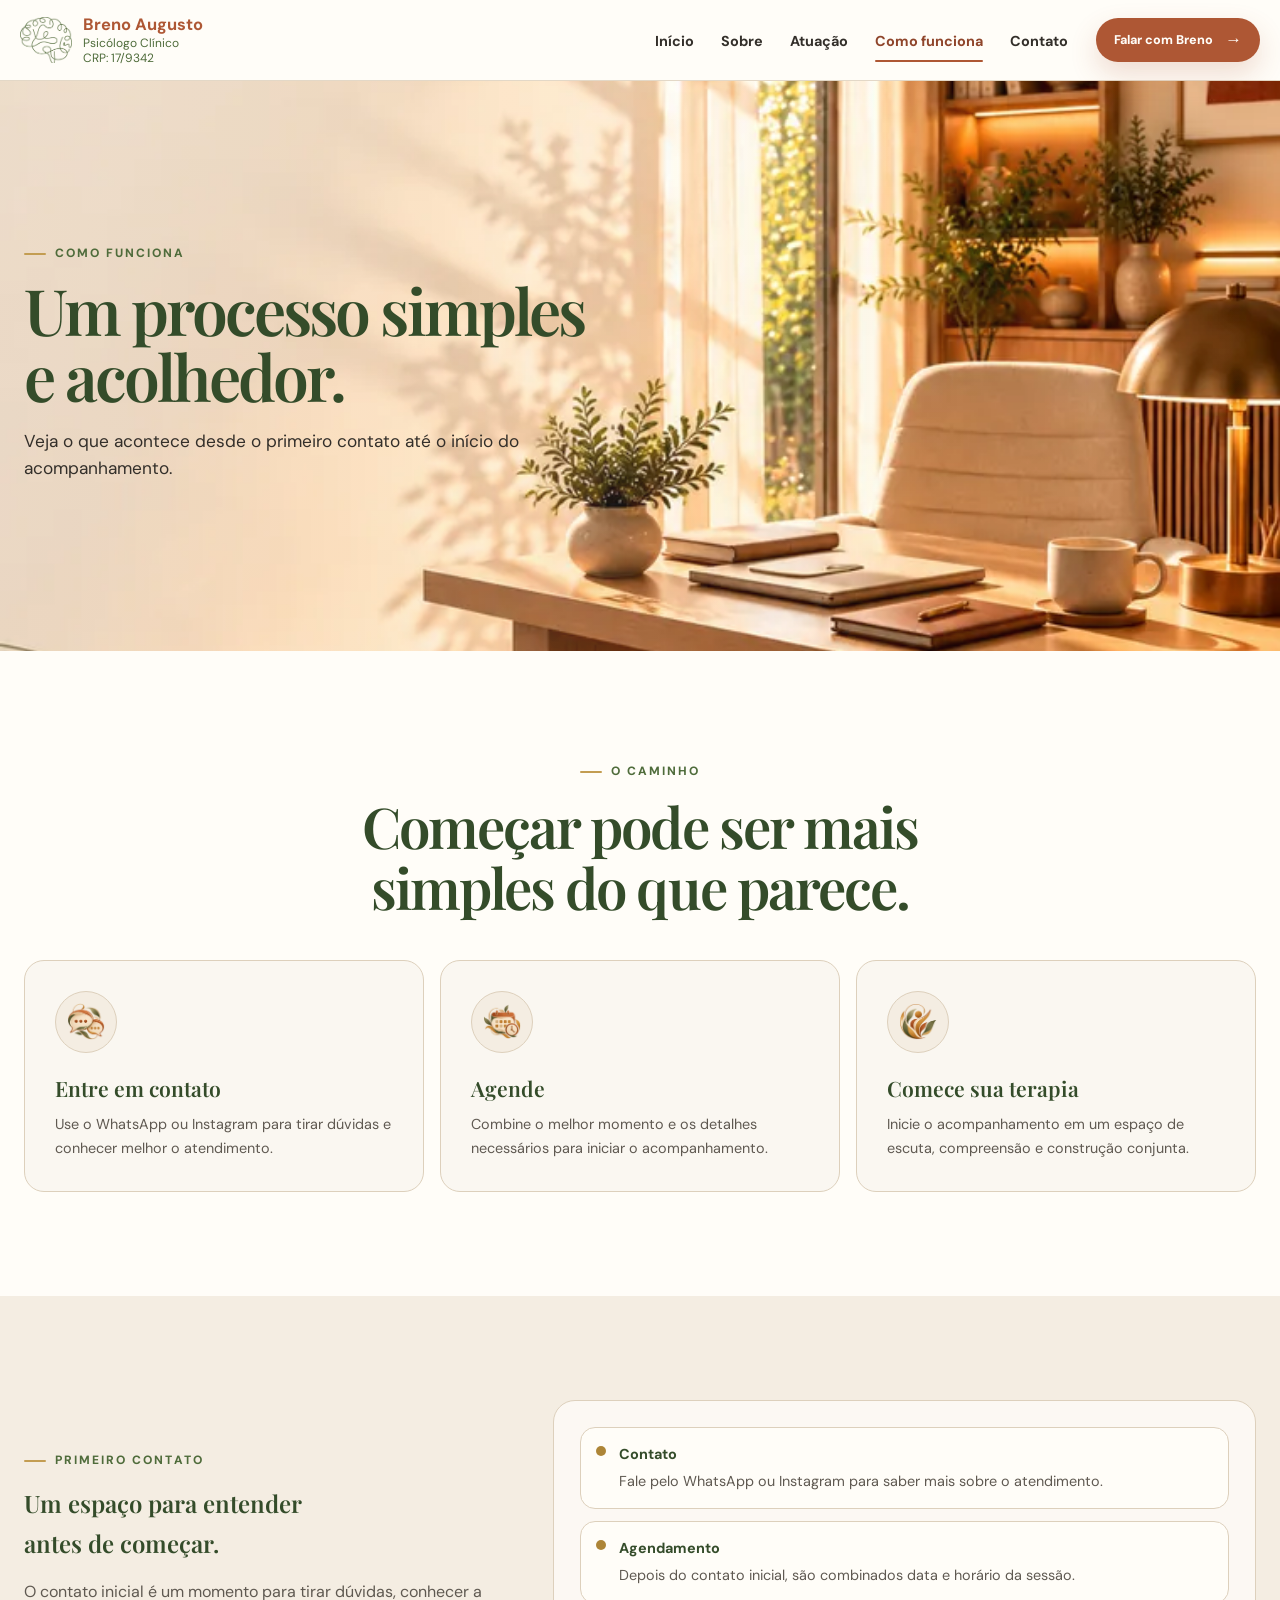
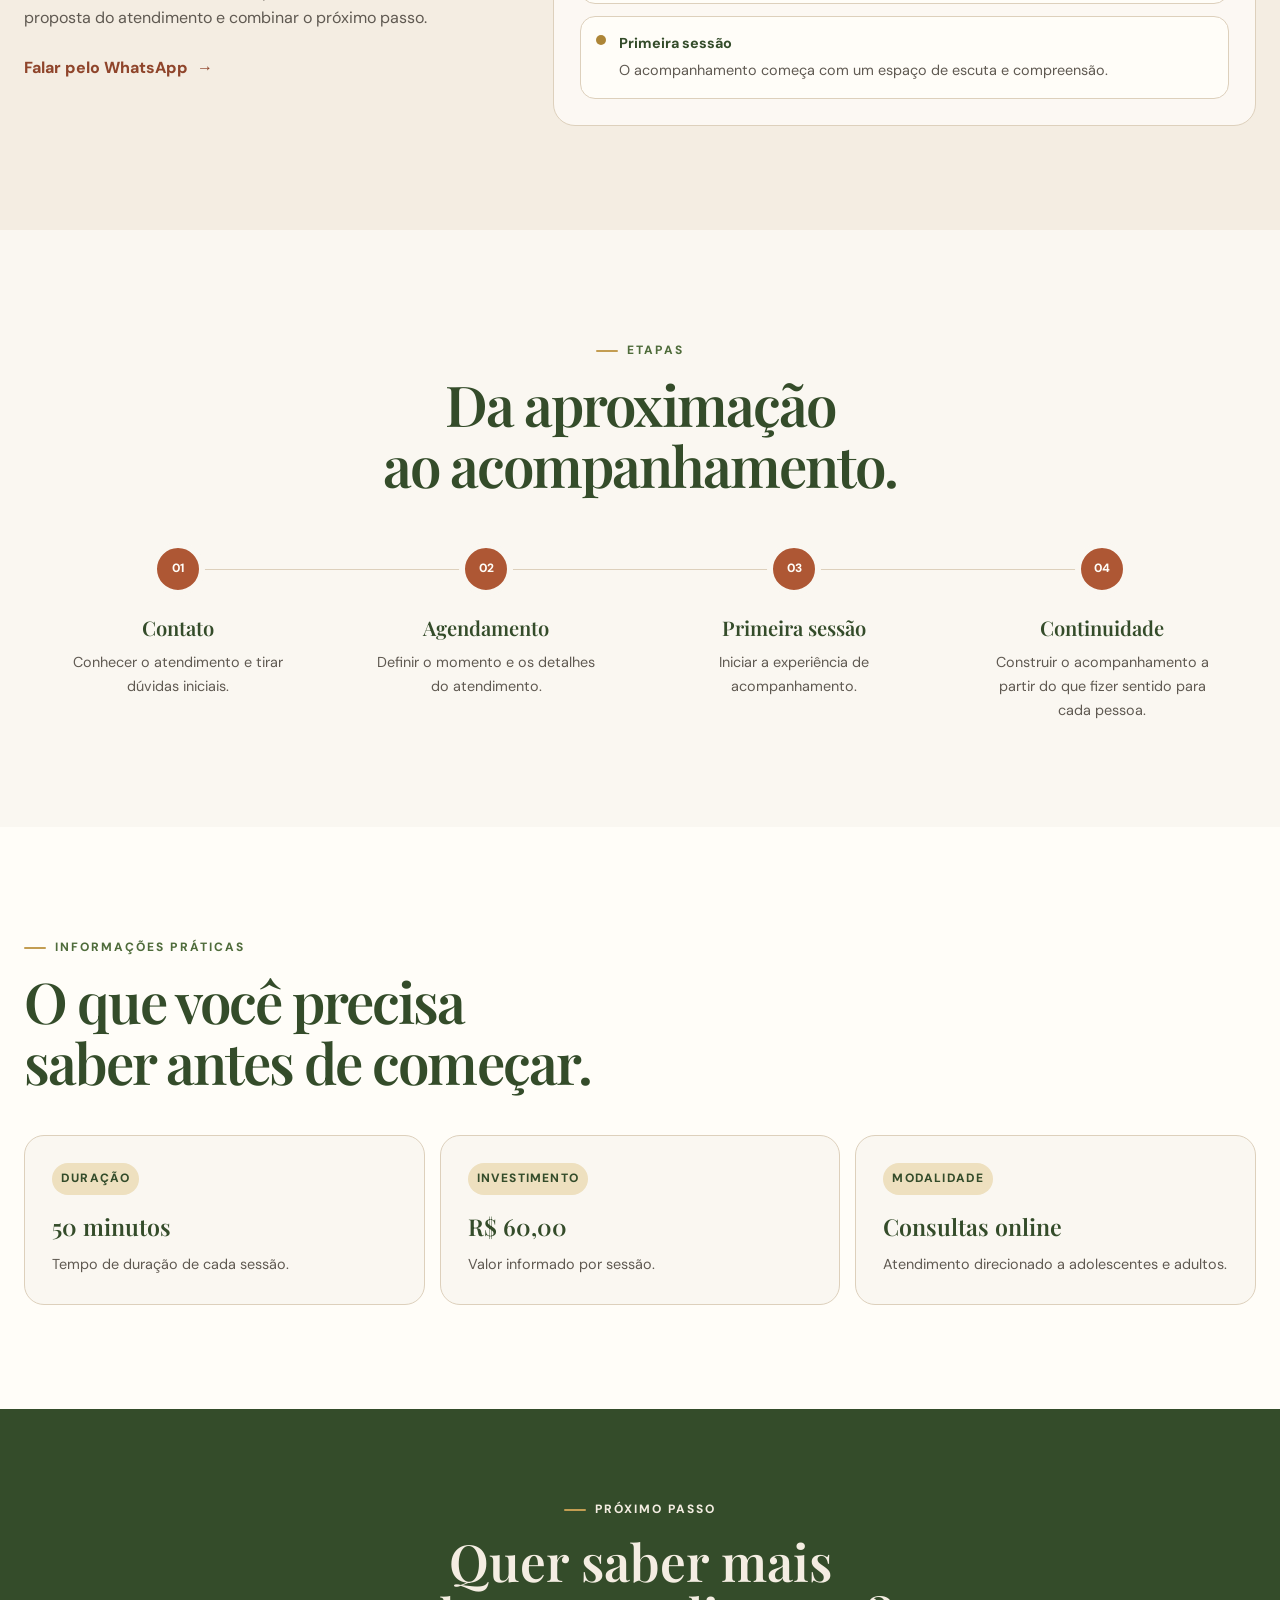
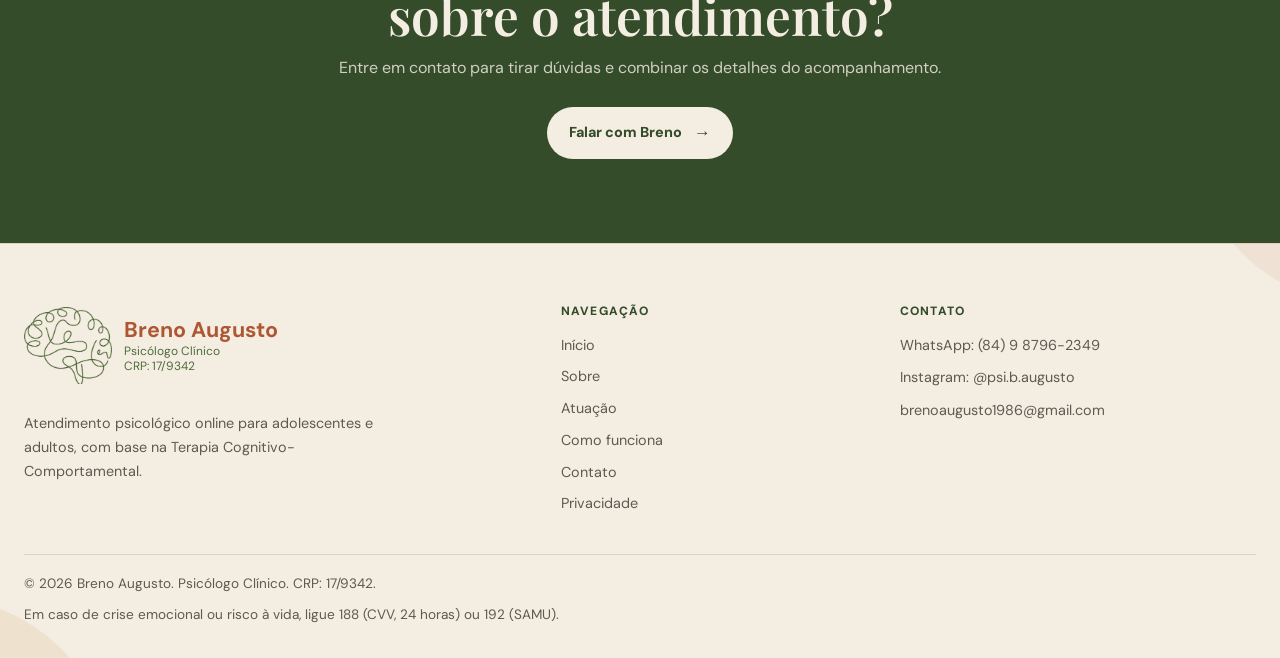
<file: funcionamento.html>
<!DOCTYPE html>
<html lang="pt-BR">
<head>
    <meta charset="UTF-8">
    <script>document.documentElement.classList.add("js")</script>
    <meta name="viewport" content="width=device-width, initial-scale=1.0">
    <meta name="description" content="Entenda como funciona o atendimento psicológico online com Breno Augusto.">
    <meta name="theme-color" content="#f4ede2">
    <meta property="og:type" content="website">
    <meta property="og:locale" content="pt_BR">
    <meta property="og:title" content="Como funciona | Breno Augusto">
    <meta property="og:description" content="Entenda como funciona o atendimento psicológico online com Breno Augusto.">
    <meta property="og:site_name" content="Breno Augusto | Psicólogo Clínico">
    <title>Como funciona | Breno Augusto</title>
    <link rel="icon" href="assets/icones/favicon.svg" type="image/svg+xml">
    <link rel="preload" href="assets/fontes/dm-sans-latin-wght.woff2" as="font" type="font/woff2" crossorigin>
    <link rel="preload" href="assets/fontes/playfair-display-latin-wght.woff2" as="font" type="font/woff2" crossorigin>
    <link rel="stylesheet" href="css/style.css">
    <link rel="stylesheet" href="css/funcionamento.css">
</head>
<body class="funcionamento-page">
<a class="skip-link" href="#conteudo">Pular para o conteúdo</a>
<header class="header" id="site-header">
    <div class="header-container">
        <a href="index.html" class="logo" aria-label="Página inicial de Breno Augusto">
            <span class="brand-lockup">
                <img src="assets/logos/logo-brain.webp" alt="" class="brand-mark" width="52" height="52">
                <span class="brand-copy">
                    <span class="brand-name">Breno Augusto</span>
                    <span class="brand-meta">Psicólogo Clínico</span>
                    <span class="brand-crp">CRP: 17/9342</span>
                </span>
            </span>
        </a>
        <nav class="nav" id="primary-navigation" aria-label="Navegação principal">
            <a href="index.html">Início</a><a href="sobre.html">Sobre</a><a href="atuacao.html">Atuação</a><a href="funcionamento.html" aria-current="page">Como funciona</a><a href="contato.html">Contato</a>
            <a class="nav-cta" href="https://wa.me/558487962349?text=Ol%C3%A1%2C%20Breno.%20Gostaria%20de%20saber%20mais%20sobre%20o%20atendimento%20psicol%C3%B3gico." target="_blank" rel="noopener noreferrer">Falar com Breno <span aria-hidden="true">↗</span></a>
        </nav>
        <div class="header-action">
            <a class="button-primary" href="https://wa.me/558487962349?text=Ol%C3%A1%2C%20Breno.%20Gostaria%20de%20saber%20mais%20sobre%20o%20atendimento%20psicol%C3%B3gico." target="_blank" rel="noopener noreferrer">
                <span>Falar com Breno</span><span class="button-arrow" aria-hidden="true">→</span>
            </a>
        </div>
        <button class="menu-button" type="button" aria-label="Abrir menu" aria-expanded="false" aria-controls="primary-navigation">
            <span></span><span></span><span></span>
        </button>
    </div>
</header>

<main id="conteudo">
<section class="page-hero" aria-labelledby="page-title"><picture><source media="(max-width: 760px)" srcset="assets/imagens/hero-funcionamento-mobile.webp"><img src="assets/imagens/hero-funcionamento.webp" class="page-hero-image" alt="Mesa de trabalho organizada em ambiente acolhedor" width="1600" height="634" fetchpriority="high"></picture><div class="page-hero-container"><div class="page-hero-content" data-reveal><span class="eyebrow">Como funciona</span><h1 class="page-hero-title" id="page-title"><span>Um processo simples</span><span>e acolhedor.</span></h1><p class="page-hero-copy">Veja o que acontece desde o primeiro contato até o início do acompanhamento.</p></div></div></section>
<section class="section process-overview"><div class="container"><div class="section-heading center" data-reveal><span class="eyebrow">O caminho</span><h2 class="gradient-title">Começar pode ser mais simples do que parece.</h2></div><div class="process-overview-grid"><article class="process-card" data-reveal><div class="process-card-icon"><img src="assets/icones/icone-contato.webp" alt="" width="38" height="38"></div><h3>Entre em contato</h3><p>Use o WhatsApp ou Instagram para tirar dúvidas e conhecer melhor o atendimento.</p></article><article class="process-card" data-reveal><div class="process-card-icon"><img src="assets/icones/icone-agendamento.webp" alt="" width="38" height="38"></div><h3>Agende</h3><p>Combine o melhor momento e os detalhes necessários para iniciar o acompanhamento.</p></article><article class="process-card" data-reveal><div class="process-card-icon"><img src="assets/icones/icone-terapia.webp" alt="" width="38" height="38"></div><h3>Comece sua terapia</h3><p>Inicie o acompanhamento em um espaço de escuta, compreensão e construção conjunta.</p></article></div></div></section>
<section class="section process-detail"><div class="container process-detail-grid"><div class="process-detail-copy" data-reveal><span class="eyebrow">Primeiro contato</span><h2 class="gradient-title">Um espaço para entender antes de começar.</h2><p>O contato inicial é um momento para tirar dúvidas, conhecer a proposta do atendimento e combinar o próximo passo.</p><a href="https://wa.me/558487962349?text=Ol%C3%A1%2C%20Breno.%20Gostaria%20de%20saber%20mais%20sobre%20o%20atendimento%20psicol%C3%B3gico." target="_blank" rel="noopener noreferrer" class="text-link">Falar pelo WhatsApp <span aria-hidden="true">→</span></a></div><div class="process-detail-panel" data-reveal><div class="detail-list"><div class="detail-item"><span class="detail-dot"></span><div><strong>Contato</strong><span>Fale pelo WhatsApp ou Instagram para saber mais sobre o atendimento.</span></div></div><div class="detail-item"><span class="detail-dot"></span><div><strong>Agendamento</strong><span>Depois do contato inicial, são combinados data e horário da sessão.</span></div></div><div class="detail-item"><span class="detail-dot"></span><div><strong>Primeira sessão</strong><span>O acompanhamento começa com um espaço de escuta e compreensão.</span></div></div></div></div></div></section>
<section class="section process-steps-section"><div class="container"><div class="section-heading center" data-reveal><span class="eyebrow">Etapas</span><h2 class="gradient-title">Da aproximação ao acompanhamento.</h2></div><div class="process-line"><article class="process-line-step"><div class="process-line-number">01</div><h3>Contato</h3><p>Conhecer o atendimento e tirar dúvidas iniciais.</p></article><article class="process-line-step"><div class="process-line-number">02</div><h3>Agendamento</h3><p>Definir o momento e os detalhes do atendimento.</p></article><article class="process-line-step"><div class="process-line-number">03</div><h3>Primeira sessão</h3><p>Iniciar a experiência de acompanhamento.</p></article><article class="process-line-step"><div class="process-line-number">04</div><h3>Continuidade</h3><p>Construir o acompanhamento a partir do que fizer sentido para cada pessoa.</p></article></div></div></section>
<section class="section process-info"><div class="container"><div class="section-heading" data-reveal><span class="eyebrow">Informações práticas</span><h2 class="gradient-title">O que você precisa saber antes de começar.</h2></div><div class="practical-grid"><article class="practical-card" data-reveal><span class="small-label">Duração</span><h3><span data-v="duracao">50 minutos</span></h3><p>Tempo de duração de cada sessão.</p></article><article class="practical-card" data-reveal><span class="small-label">Investimento</span><h3><span data-v="valor">R$ 60,00</span></h3><p>Valor informado por sessão.</p></article><article class="practical-card" data-reveal><span class="small-label">Modalidade</span><h3>Consultas online</h3><p>Atendimento direcionado a adolescentes e adultos.</p></article></div></div></section>
<section class="process-cta"><div class="process-cta-content"><span class="eyebrow">Próximo passo</span><h2>Quer saber mais sobre o atendimento?</h2><p>Entre em contato para tirar dúvidas e combinar os detalhes do acompanhamento.</p><a href="https://wa.me/558487962349?text=Ol%C3%A1%2C%20Breno.%20Gostaria%20de%20saber%20mais%20sobre%20o%20atendimento%20psicol%C3%B3gico." target="_blank" rel="noopener noreferrer" class="button-primary">Falar com Breno <span class="button-arrow" aria-hidden="true">→</span></a></div></section>
</main>

<footer class="footer">
    <div class="footer-container">
        <div class="footer-grid">
            <div>
                <a href="index.html" class="footer-brand" aria-label="Página inicial">
                    <img src="assets/logos/logo-brain.webp" alt="" class="brand-mark" width="76" height="76">
                    <span class="brand-copy">
                        <span class="brand-name">Breno Augusto</span>
                        <span class="brand-meta">Psicólogo Clínico</span>
                        <span class="brand-crp">CRP: 17/9342</span>
                    </span>
                </a>
                <p class="footer-copy">Atendimento psicológico online para adolescentes e adultos, com base na Terapia Cognitivo-Comportamental.</p>
            </div>
            <div>
                <div class="footer-heading">Navegação</div>
                <nav class="footer-nav" aria-label="Navegação do rodapé">
                    <a href="index.html">Início</a><a href="sobre.html">Sobre</a><a href="atuacao.html">Atuação</a><a href="funcionamento.html">Como funciona</a><a href="contato.html">Contato</a><a href="privacidade.html">Privacidade</a>
                </nav>
            </div>
            <div>
                <div class="footer-heading">Contato</div>
                <div class="footer-contact">
                    <a href="https://wa.me/558487962349?text=Ol%C3%A1%2C%20Breno.%20Gostaria%20de%20saber%20mais%20sobre%20o%20atendimento%20psicol%C3%B3gico." target="_blank" rel="noopener noreferrer">WhatsApp: (84) 9 8796-2349</a>
                    <a href="https://www.instagram.com/psi.b.augusto/" target="_blank" rel="noopener noreferrer">Instagram: @psi.b.augusto</a>
                    <a href="mailto:brenoaugusto1986@gmail.com">brenoaugusto1986@gmail.com</a>
                </div>
            </div>
        </div>
        <div class="footer-bottom">© <span id="current-year">2026</span> Breno Augusto. Psicólogo Clínico. CRP: 17/9342.<p class="footer-crisis">Em caso de crise emocional ou risco à vida, ligue 188 (CVV, 24 horas) ou 192 (SAMU).</p></div>
    </div>
</footer>
<a class="floating-whatsapp" href="https://wa.me/558487962349?text=Ol%C3%A1%2C%20Breno.%20Gostaria%20de%20saber%20mais%20sobre%20o%20atendimento%20psicol%C3%B3gico." target="_blank" rel="noopener noreferrer" aria-label="Falar com Breno pelo WhatsApp">
    <img src="assets/icones/whatsapp.webp" alt="" width="34" height="34"><span>Falar pelo WhatsApp</span>
</a>
<script src="js/script.js"></script>
</body>
</html>
</file>
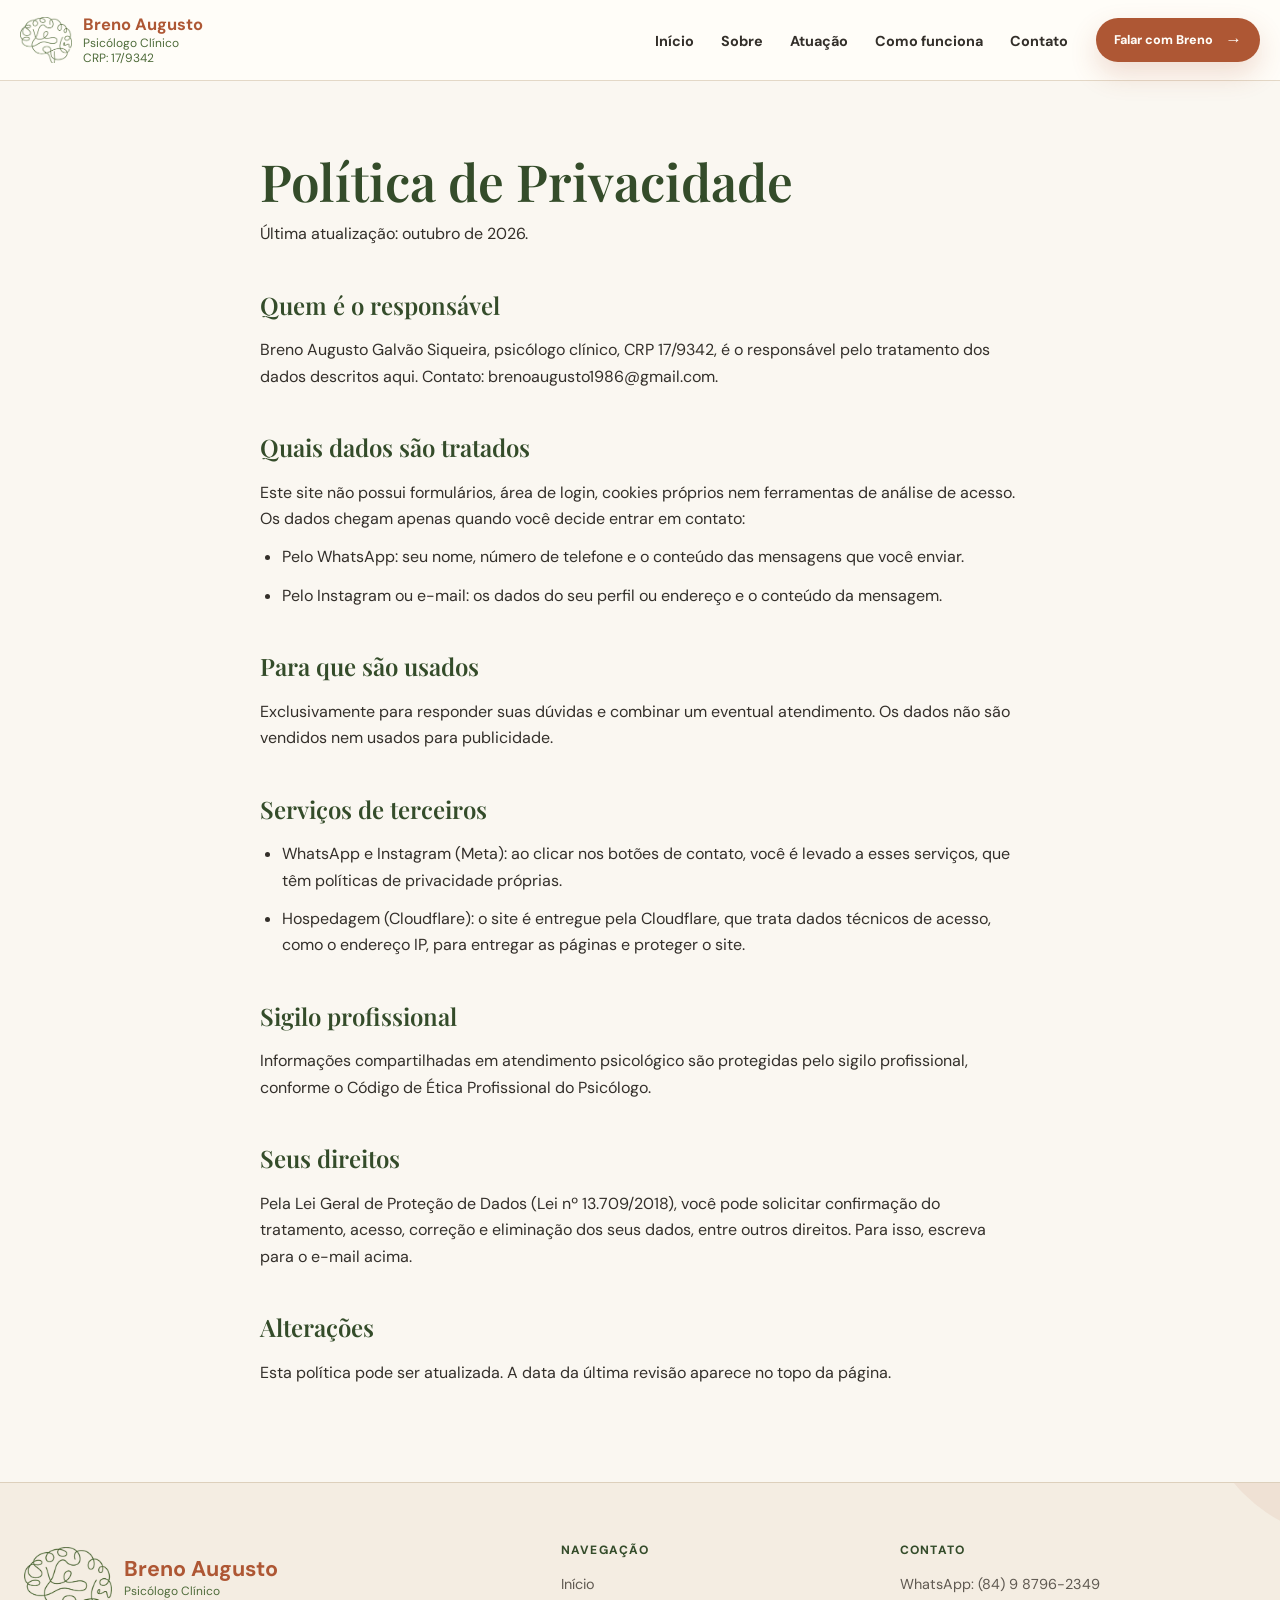
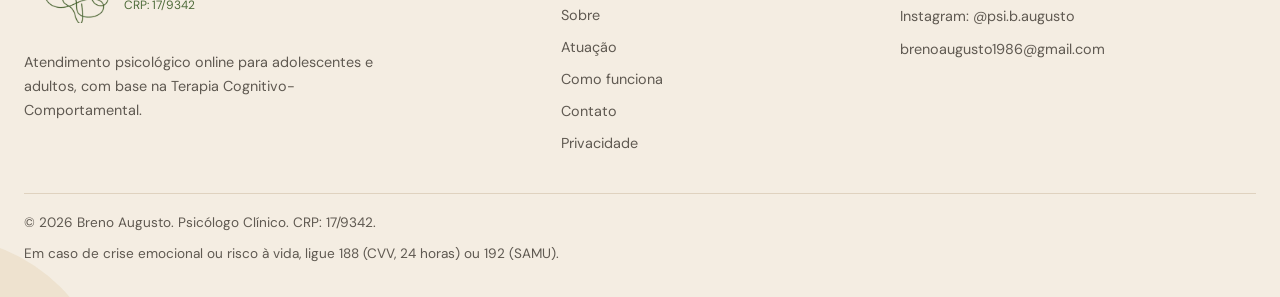
<file: privacidade.html>
<!DOCTYPE html>
<html lang="pt-BR">
<head>
    <meta charset="UTF-8">
    <script>document.documentElement.classList.add("js")</script>
    <meta name="viewport" content="width=device-width, initial-scale=1.0">
    <meta name="description" content="Como este site trata dados pessoais, conforme a LGPD.">
    <meta name="theme-color" content="#f4ede2">
    <meta property="og:type" content="website">
    <meta property="og:locale" content="pt_BR">
    <meta property="og:title" content="Política de Privacidade | Breno Augusto">
    <meta property="og:description" content="Como este site trata dados pessoais, conforme a LGPD.">
    <meta property="og:site_name" content="Breno Augusto | Psicólogo Clínico">
    <title>Política de Privacidade | Breno Augusto</title>
    <link rel="icon" href="assets/icones/favicon.svg" type="image/svg+xml">
    <link rel="preload" href="assets/fontes/dm-sans-latin-wght.woff2" as="font" type="font/woff2" crossorigin>
    <link rel="preload" href="assets/fontes/playfair-display-latin-wght.woff2" as="font" type="font/woff2" crossorigin>
    <link rel="stylesheet" href="css/style.css">
    </head>
<body class="privacy-page">
<a class="skip-link" href="#conteudo">Pular para o conteúdo</a>
<header class="header" id="site-header">
    <div class="header-container">
        <a href="index.html" class="logo" aria-label="Página inicial de Breno Augusto">
            <span class="brand-lockup">
                <img src="assets/logos/logo-brain.webp" alt="" class="brand-mark" width="52" height="52">
                <span class="brand-copy">
                    <span class="brand-name">Breno Augusto</span>
                    <span class="brand-meta">Psicólogo Clínico</span>
                    <span class="brand-crp">CRP: 17/9342</span>
                </span>
            </span>
        </a>
        <nav class="nav" id="primary-navigation" aria-label="Navegação principal">
            <a href="index.html">Início</a><a href="sobre.html">Sobre</a><a href="atuacao.html">Atuação</a><a href="funcionamento.html">Como funciona</a><a href="contato.html">Contato</a>
            <a class="nav-cta" href="https://wa.me/558487962349?text=Ol%C3%A1%2C%20Breno.%20Gostaria%20de%20saber%20mais%20sobre%20o%20atendimento%20psicol%C3%B3gico." target="_blank" rel="noopener noreferrer">Falar com Breno <span aria-hidden="true">↗</span></a>
        </nav>
        <div class="header-action">
            <a class="button-primary" href="https://wa.me/558487962349?text=Ol%C3%A1%2C%20Breno.%20Gostaria%20de%20saber%20mais%20sobre%20o%20atendimento%20psicol%C3%B3gico." target="_blank" rel="noopener noreferrer">
                <span>Falar com Breno</span><span class="button-arrow" aria-hidden="true">→</span>
            </a>
        </div>
        <button class="menu-button" type="button" aria-label="Abrir menu" aria-expanded="false" aria-controls="primary-navigation">
            <span></span><span></span><span></span>
        </button>
    </div>
</header>

<main id="conteudo">
<section class="legal"><div class="legal-content">
<h1>Política de Privacidade</h1>
<p class="legal-updated">Última atualização: outubro de 2026.</p>
<h2>Quem é o responsável</h2>
<p>Breno Augusto Galvão Siqueira, psicólogo clínico, CRP 17/9342, é o responsável pelo tratamento dos dados descritos aqui. Contato: brenoaugusto1986@gmail.com.</p>
<h2>Quais dados são tratados</h2>
<p>Este site não possui formulários, área de login, cookies próprios nem ferramentas de análise de acesso. Os dados chegam apenas quando você decide entrar em contato:</p>
<ul>
<li>Pelo WhatsApp: seu nome, número de telefone e o conteúdo das mensagens que você enviar.</li>
<li>Pelo Instagram ou e-mail: os dados do seu perfil ou endereço e o conteúdo da mensagem.</li>
</ul>
<h2>Para que são usados</h2>
<p>Exclusivamente para responder suas dúvidas e combinar um eventual atendimento. Os dados não são vendidos nem usados para publicidade.</p>
<h2>Serviços de terceiros</h2>
<ul>
<li>WhatsApp e Instagram (Meta): ao clicar nos botões de contato, você é levado a esses serviços, que têm políticas de privacidade próprias.</li>
<li>Hospedagem (Cloudflare): o site é entregue pela Cloudflare, que trata dados técnicos de acesso, como o endereço IP, para entregar as páginas e proteger o site.</li>
</ul>
<h2>Sigilo profissional</h2>
<p>Informações compartilhadas em atendimento psicológico são protegidas pelo sigilo profissional, conforme o Código de Ética Profissional do Psicólogo.</p>
<h2>Seus direitos</h2>
<p>Pela Lei Geral de Proteção de Dados (Lei nº 13.709/2018), você pode solicitar confirmação do tratamento, acesso, correção e eliminação dos seus dados, entre outros direitos. Para isso, escreva para o e-mail acima.</p>
<h2>Alterações</h2>
<p>Esta política pode ser atualizada. A data da última revisão aparece no topo da página.</p>
</div></section>
</main>

<footer class="footer">
    <div class="footer-container">
        <div class="footer-grid">
            <div>
                <a href="index.html" class="footer-brand" aria-label="Página inicial">
                    <img src="assets/logos/logo-brain.webp" alt="" class="brand-mark" width="76" height="76">
                    <span class="brand-copy">
                        <span class="brand-name">Breno Augusto</span>
                        <span class="brand-meta">Psicólogo Clínico</span>
                        <span class="brand-crp">CRP: 17/9342</span>
                    </span>
                </a>
                <p class="footer-copy">Atendimento psicológico online para adolescentes e adultos, com base na Terapia Cognitivo-Comportamental.</p>
            </div>
            <div>
                <div class="footer-heading">Navegação</div>
                <nav class="footer-nav" aria-label="Navegação do rodapé">
                    <a href="index.html">Início</a><a href="sobre.html">Sobre</a><a href="atuacao.html">Atuação</a><a href="funcionamento.html">Como funciona</a><a href="contato.html">Contato</a><a href="privacidade.html">Privacidade</a>
                </nav>
            </div>
            <div>
                <div class="footer-heading">Contato</div>
                <div class="footer-contact">
                    <a href="https://wa.me/558487962349?text=Ol%C3%A1%2C%20Breno.%20Gostaria%20de%20saber%20mais%20sobre%20o%20atendimento%20psicol%C3%B3gico." target="_blank" rel="noopener noreferrer">WhatsApp: (84) 9 8796-2349</a>
                    <a href="https://www.instagram.com/psi.b.augusto/" target="_blank" rel="noopener noreferrer">Instagram: @psi.b.augusto</a>
                    <a href="mailto:brenoaugusto1986@gmail.com">brenoaugusto1986@gmail.com</a>
                </div>
            </div>
        </div>
        <div class="footer-bottom">© <span id="current-year">2026</span> Breno Augusto. Psicólogo Clínico. CRP: 17/9342.<p class="footer-crisis">Em caso de crise emocional ou risco à vida, ligue 188 (CVV, 24 horas) ou 192 (SAMU).</p></div>
    </div>
</footer>
<a class="floating-whatsapp" href="https://wa.me/558487962349?text=Ol%C3%A1%2C%20Breno.%20Gostaria%20de%20saber%20mais%20sobre%20o%20atendimento%20psicol%C3%B3gico." target="_blank" rel="noopener noreferrer" aria-label="Falar com Breno pelo WhatsApp">
    <img src="assets/icones/whatsapp.webp" alt="" width="34" height="34"><span>Falar pelo WhatsApp</span>
</a>
<script src="js/script.js"></script>
</body>
</html>
</file>
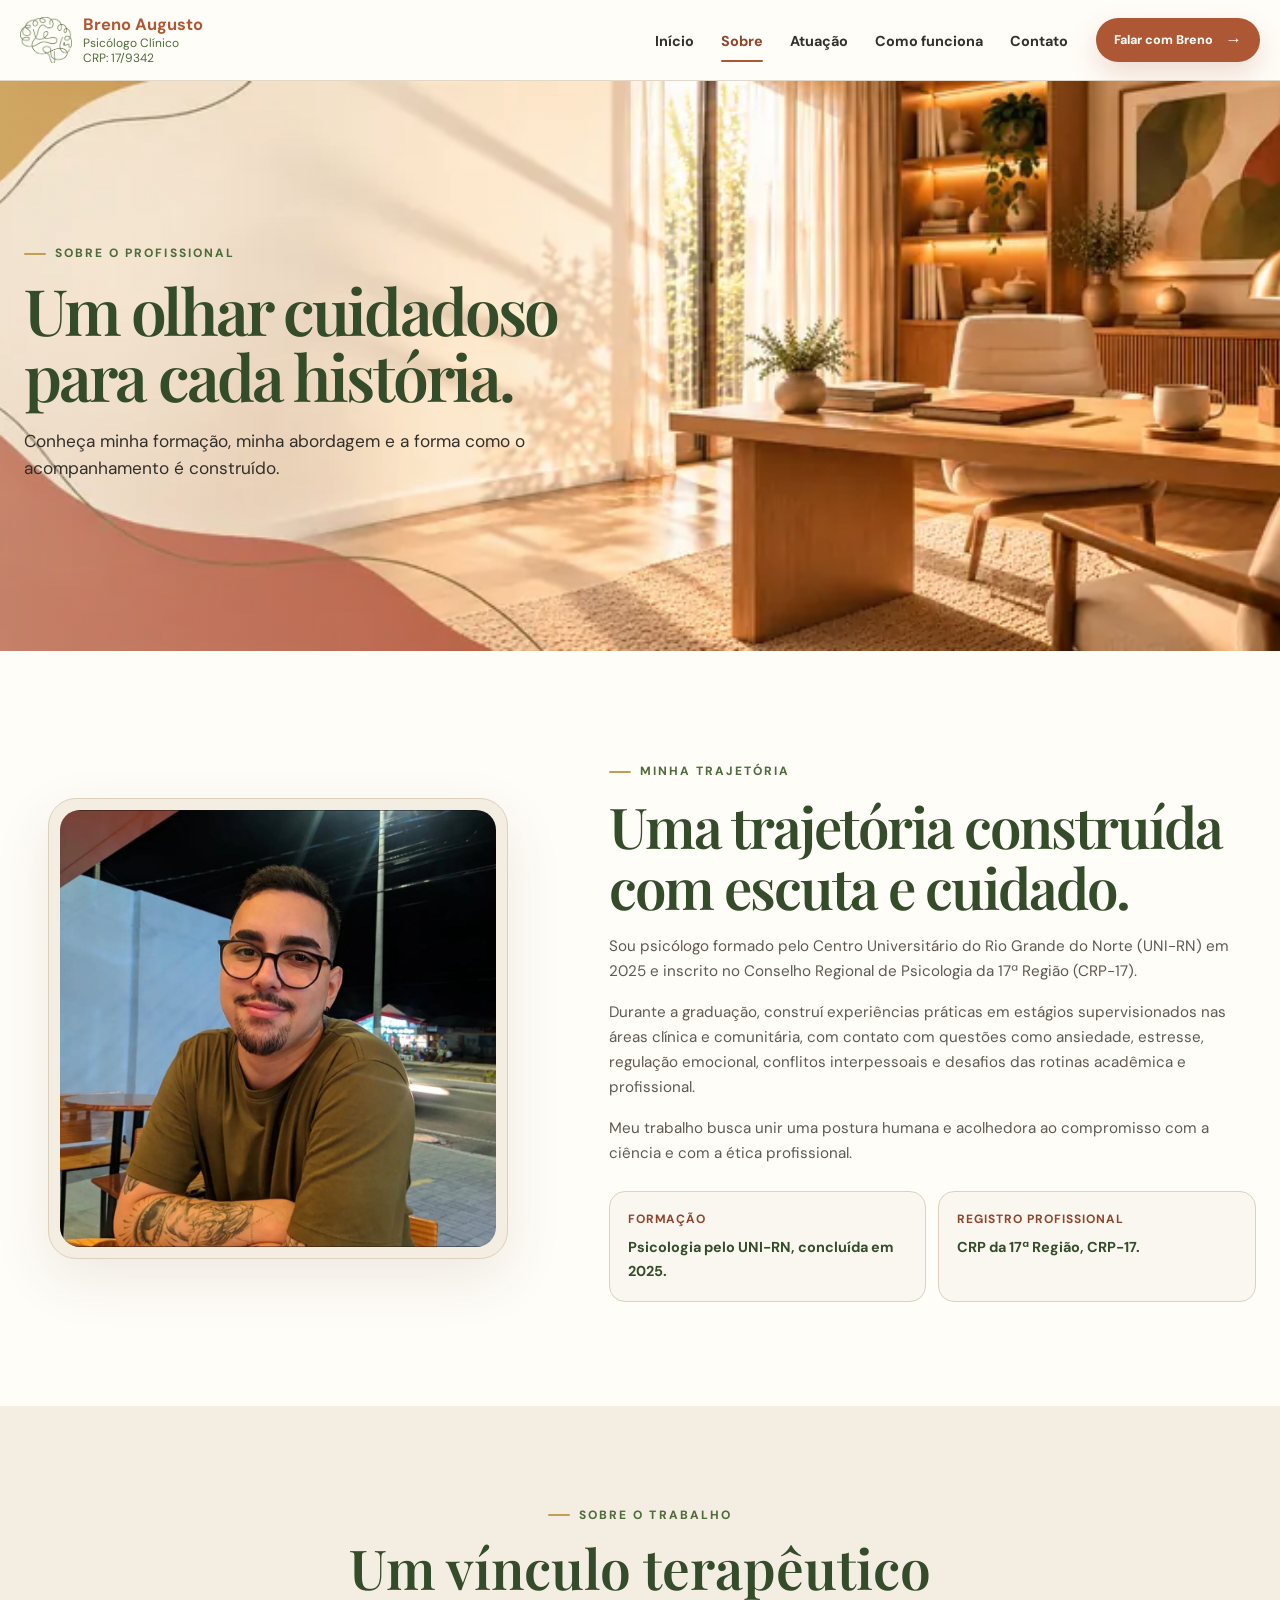
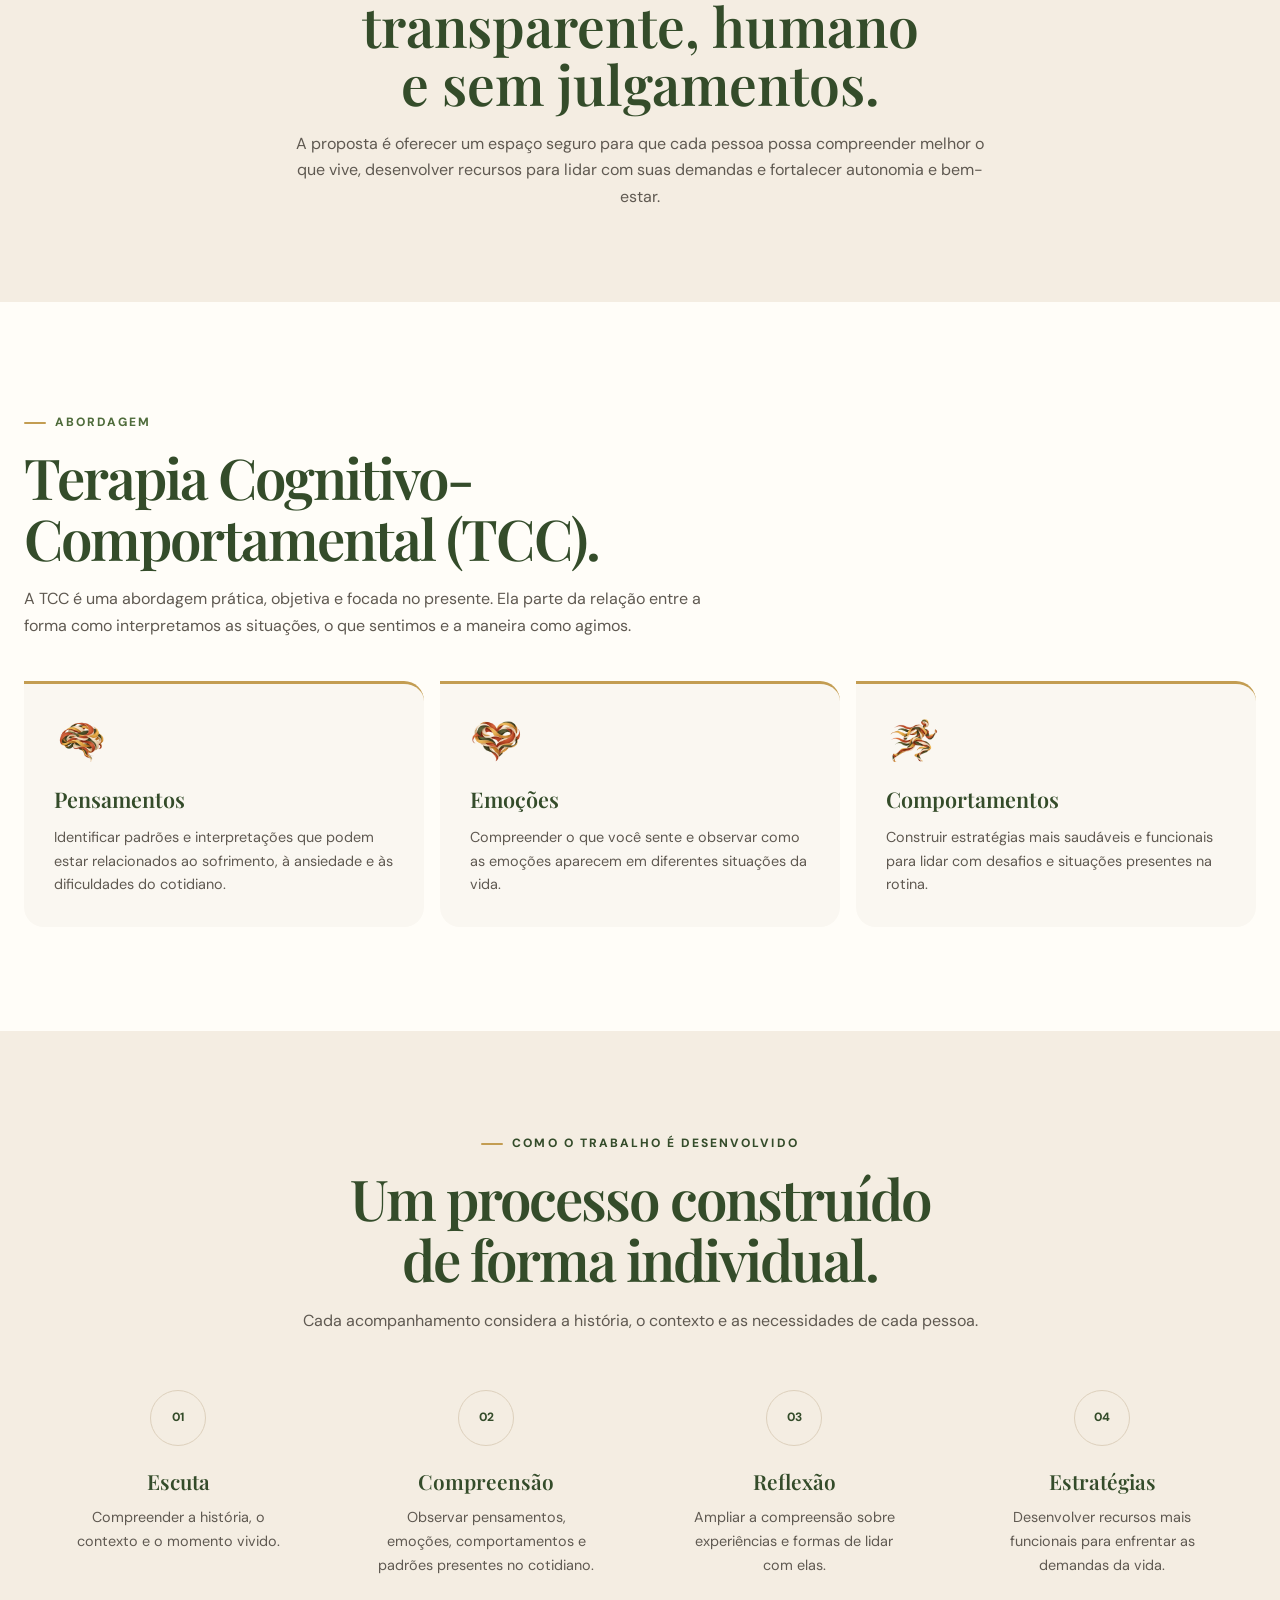
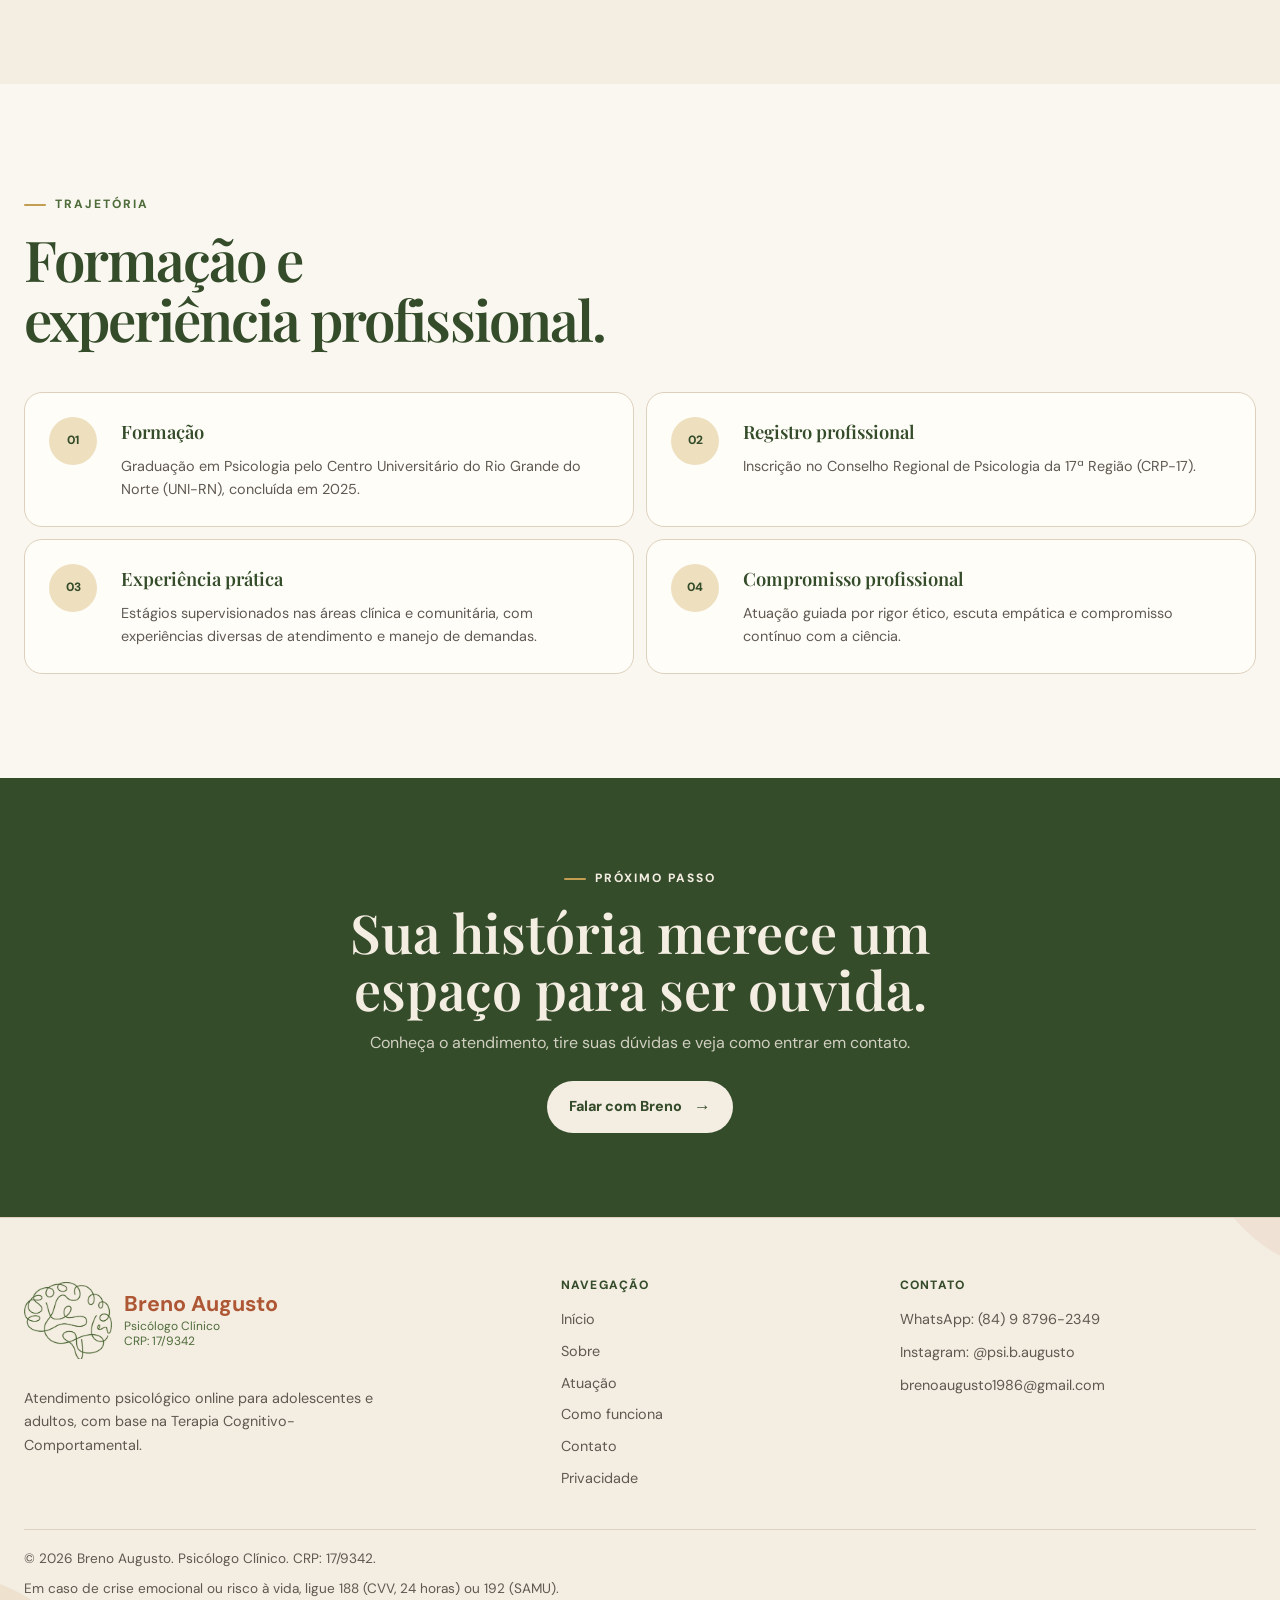
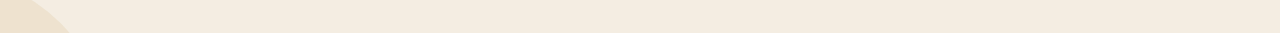
<file: sobre.html>
<!DOCTYPE html>
<html lang="pt-BR">
<head>
    <meta charset="UTF-8">
    <script>document.documentElement.classList.add("js")</script>
    <meta name="viewport" content="width=device-width, initial-scale=1.0">
    <meta name="description" content="Conheça a trajetória, formação e abordagem de Breno Augusto, psicólogo clínico.">
    <meta name="theme-color" content="#f4ede2">
    <meta property="og:type" content="website">
    <meta property="og:locale" content="pt_BR">
    <meta property="og:title" content="Sobre | Breno Augusto">
    <meta property="og:description" content="Conheça a trajetória, formação e abordagem de Breno Augusto, psicólogo clínico.">
    <meta property="og:site_name" content="Breno Augusto | Psicólogo Clínico">
    <title>Sobre | Breno Augusto</title>
    <link rel="icon" href="assets/icones/favicon.svg" type="image/svg+xml">
    <link rel="preload" href="assets/fontes/dm-sans-latin-wght.woff2" as="font" type="font/woff2" crossorigin>
    <link rel="preload" href="assets/fontes/playfair-display-latin-wght.woff2" as="font" type="font/woff2" crossorigin>
    <link rel="stylesheet" href="css/style.css">
    <link rel="stylesheet" href="css/sobre.css">
</head>
<body class="sobre-page">
<a class="skip-link" href="#conteudo">Pular para o conteúdo</a>
<header class="header" id="site-header">
    <div class="header-container">
        <a href="index.html" class="logo" aria-label="Página inicial de Breno Augusto">
            <span class="brand-lockup">
                <img src="assets/logos/logo-brain.webp" alt="" class="brand-mark" width="52" height="52">
                <span class="brand-copy">
                    <span class="brand-name">Breno Augusto</span>
                    <span class="brand-meta">Psicólogo Clínico</span>
                    <span class="brand-crp">CRP: 17/9342</span>
                </span>
            </span>
        </a>
        <nav class="nav" id="primary-navigation" aria-label="Navegação principal">
            <a href="index.html">Início</a><a href="sobre.html" aria-current="page">Sobre</a><a href="atuacao.html">Atuação</a><a href="funcionamento.html">Como funciona</a><a href="contato.html">Contato</a>
            <a class="nav-cta" href="https://wa.me/558487962349?text=Ol%C3%A1%2C%20Breno.%20Gostaria%20de%20saber%20mais%20sobre%20o%20atendimento%20psicol%C3%B3gico." target="_blank" rel="noopener noreferrer">Falar com Breno <span aria-hidden="true">↗</span></a>
        </nav>
        <div class="header-action">
            <a class="button-primary" href="https://wa.me/558487962349?text=Ol%C3%A1%2C%20Breno.%20Gostaria%20de%20saber%20mais%20sobre%20o%20atendimento%20psicol%C3%B3gico." target="_blank" rel="noopener noreferrer">
                <span>Falar com Breno</span><span class="button-arrow" aria-hidden="true">→</span>
            </a>
        </div>
        <button class="menu-button" type="button" aria-label="Abrir menu" aria-expanded="false" aria-controls="primary-navigation">
            <span></span><span></span><span></span>
        </button>
    </div>
</header>

<main id="conteudo">
<section class="page-hero" aria-labelledby="page-title">
    <picture><source media="(max-width: 760px)" srcset="assets/imagens/hero-sobre-mobile.webp"><img src="assets/imagens/hero-sobre.webp" class="page-hero-image" alt="Ambiente de trabalho acolhedor e com luz natural" width="1600" height="634" fetchpriority="high"></picture>
    <div class="page-hero-container"><div class="page-hero-content" data-reveal><span class="eyebrow">Sobre o profissional</span><h1 class="page-hero-title" id="page-title"><span>Um olhar cuidadoso</span><span>para cada história.</span></h1><p class="page-hero-copy">Conheça minha formação, minha abordagem e a forma como o acompanhamento é construído.</p></div></div>
</section>
<section class="section about-intro">
    <div class="container about-intro-grid">
        <div class="about-photo" data-reveal><div class="about-photo-frame"><img src="assets/imagens/foto-breno.png" alt="Breno Augusto, psicólogo clínico" width="1080" height="1082" loading="lazy"></div></div>
        <div class="about-intro-copy" data-reveal><span class="eyebrow">Minha trajetória</span><h2 class="gradient-title">Uma trajetória construída com escuta e cuidado.</h2><p>Sou psicólogo formado pelo Centro Universitário do Rio Grande do Norte (UNI-RN) em 2025 e inscrito no Conselho Regional de Psicologia da 17ª Região (CRP-17).</p><p>Durante a graduação, construí experiências práticas em estágios supervisionados nas áreas clínica e comunitária, com contato com questões como ansiedade, estresse, regulação emocional, conflitos interpessoais e desafios das rotinas acadêmica e profissional.</p><p>Meu trabalho busca unir uma postura humana e acolhedora ao compromisso com a ciência e com a ética profissional.</p>
        <div class="about-meta-grid"><div class="about-meta"><strong>Formação</strong><span>Psicologia pelo UNI-RN, concluída em 2025.</span></div><div class="about-meta"><strong>Registro profissional</strong><span>CRP da 17ª Região, CRP-17.</span></div></div></div>
    </div>
</section>
<section class="about-quote"><div class="about-quote-inner" data-reveal><span class="eyebrow">Sobre o trabalho</span><h2 class="gradient-title">Um vínculo terapêutico transparente, humano e sem julgamentos.</h2><p>A proposta é oferecer um espaço seguro para que cada pessoa possa compreender melhor o que vive, desenvolver recursos para lidar com suas demandas e fortalecer autonomia e bem-estar.</p></div></section>
<section class="section about-tcc">
    <div class="container"><div class="section-heading" data-reveal><span class="eyebrow">Abordagem</span><h2 class="gradient-title"><span>Terapia Cognitivo-Comportamental</span> <span>(TCC).</span></h2><p>A TCC é uma abordagem prática, objetiva e focada no presente. Ela parte da relação entre a forma como interpretamos as situações, o que sentimos e a maneira como agimos.</p></div>
    <div class="tcc-grid"><article class="tcc-card" data-reveal><img src="assets/icones/tcc/icone-pensamentos.webp" alt="" class="tcc-icon" width="52" height="52"><h3>Pensamentos</h3><p>Identificar padrões e interpretações que podem estar relacionados ao sofrimento, à ansiedade e às dificuldades do cotidiano.</p></article><article class="tcc-card" data-reveal><img src="assets/icones/tcc/icone-emocoes.webp" alt="" class="tcc-icon" width="52" height="52"><h3>Emoções</h3><p>Compreender o que você sente e observar como as emoções aparecem em diferentes situações da vida.</p></article><article class="tcc-card" data-reveal><img src="assets/icones/tcc/icone-comportamentos.webp" alt="" class="tcc-icon" width="52" height="52"><h3>Comportamentos</h3><p>Construir estratégias mais saudáveis e funcionais para lidar com desafios e situações presentes na rotina.</p></article></div></div>
</section>
<section class="about-process"><div class="container"><div class="section-heading center" data-reveal><span class="eyebrow">Como o trabalho é desenvolvido</span><h2>Um processo construído de forma individual.</h2><p>Cada acompanhamento considera a história, o contexto e as necessidades de cada pessoa.</p></div><div class="process-grid"><article class="process-step"><div class="process-number">01</div><h3>Escuta</h3><p>Compreender a história, o contexto e o momento vivido.</p></article><article class="process-step"><div class="process-number">02</div><h3>Compreensão</h3><p>Observar pensamentos, emoções, comportamentos e padrões presentes no cotidiano.</p></article><article class="process-step"><div class="process-number">03</div><h3>Reflexão</h3><p>Ampliar a compreensão sobre experiências e formas de lidar com elas.</p></article><article class="process-step"><div class="process-number">04</div><h3>Estratégias</h3><p>Desenvolver recursos mais funcionais para enfrentar as demandas da vida.</p></article></div></div></section>
<section class="section about-experience"><div class="container"><div class="section-heading" data-reveal><span class="eyebrow">Trajetória</span><h2 class="gradient-title">Formação e experiência profissional.</h2></div><div class="experience-grid"><article class="experience-card" data-reveal><div class="experience-icon">01</div><div><h3>Formação</h3><p>Graduação em Psicologia pelo Centro Universitário do Rio Grande do Norte (UNI-RN), concluída em 2025.</p></div></article><article class="experience-card" data-reveal><div class="experience-icon">02</div><div><h3>Registro profissional</h3><p>Inscrição no Conselho Regional de Psicologia da 17ª Região (CRP-17).</p></div></article><article class="experience-card" data-reveal><div class="experience-icon">03</div><div><h3>Experiência prática</h3><p>Estágios supervisionados nas áreas clínica e comunitária, com experiências diversas de atendimento e manejo de demandas.</p></div></article><article class="experience-card" data-reveal><div class="experience-icon">04</div><div><h3>Compromisso profissional</h3><p>Atuação guiada por rigor ético, escuta empática e compromisso contínuo com a ciência.</p></div></article></div></div></section>
<section class="about-cta"><div class="about-cta-content"><span class="eyebrow">Próximo passo</span><h2>Sua história merece um espaço para ser ouvida.</h2><p>Conheça o atendimento, tire suas dúvidas e veja como entrar em contato.</p><a href="https://wa.me/558487962349?text=Ol%C3%A1%2C%20Breno.%20Gostaria%20de%20saber%20mais%20sobre%20o%20atendimento%20psicol%C3%B3gico." target="_blank" rel="noopener noreferrer" class="button-primary">Falar com Breno <span class="button-arrow" aria-hidden="true">→</span></a></div></section>
</main>

<footer class="footer">
    <div class="footer-container">
        <div class="footer-grid">
            <div>
                <a href="index.html" class="footer-brand" aria-label="Página inicial">
                    <img src="assets/logos/logo-brain.webp" alt="" class="brand-mark" width="76" height="76">
                    <span class="brand-copy">
                        <span class="brand-name">Breno Augusto</span>
                        <span class="brand-meta">Psicólogo Clínico</span>
                        <span class="brand-crp">CRP: 17/9342</span>
                    </span>
                </a>
                <p class="footer-copy">Atendimento psicológico online para adolescentes e adultos, com base na Terapia Cognitivo-Comportamental.</p>
            </div>
            <div>
                <div class="footer-heading">Navegação</div>
                <nav class="footer-nav" aria-label="Navegação do rodapé">
                    <a href="index.html">Início</a><a href="sobre.html">Sobre</a><a href="atuacao.html">Atuação</a><a href="funcionamento.html">Como funciona</a><a href="contato.html">Contato</a><a href="privacidade.html">Privacidade</a>
                </nav>
            </div>
            <div>
                <div class="footer-heading">Contato</div>
                <div class="footer-contact">
                    <a href="https://wa.me/558487962349?text=Ol%C3%A1%2C%20Breno.%20Gostaria%20de%20saber%20mais%20sobre%20o%20atendimento%20psicol%C3%B3gico." target="_blank" rel="noopener noreferrer">WhatsApp: (84) 9 8796-2349</a>
                    <a href="https://www.instagram.com/psi.b.augusto/" target="_blank" rel="noopener noreferrer">Instagram: @psi.b.augusto</a>
                    <a href="mailto:brenoaugusto1986@gmail.com">brenoaugusto1986@gmail.com</a>
                </div>
            </div>
        </div>
        <div class="footer-bottom">© <span id="current-year">2026</span> Breno Augusto. Psicólogo Clínico. CRP: 17/9342.<p class="footer-crisis">Em caso de crise emocional ou risco à vida, ligue 188 (CVV, 24 horas) ou 192 (SAMU).</p></div>
    </div>
</footer>
<a class="floating-whatsapp" href="https://wa.me/558487962349?text=Ol%C3%A1%2C%20Breno.%20Gostaria%20de%20saber%20mais%20sobre%20o%20atendimento%20psicol%C3%B3gico." target="_blank" rel="noopener noreferrer" aria-label="Falar com Breno pelo WhatsApp">
    <img src="assets/icones/whatsapp.webp" alt="" width="34" height="34"><span>Falar pelo WhatsApp</span>
</a>
<script src="js/script.js"></script>
</body>
</html>
</file>
<file: css/style.css>
@font-face { font-family: 'DM Sans'; font-style: normal; font-weight: 100 1000; font-display: swap; src: url('../assets/fontes/dm-sans-latin-wght.woff2') format('woff2'); }
@font-face { font-family: 'Playfair Display'; font-style: normal; font-weight: 400 900; font-display: swap; src: url('../assets/fontes/playfair-display-latin-wght.woff2') format('woff2'); }

:root {
    --cream: #f4ede2;
    --cream-soft: #faf7f1;
    --cream-deep: #e8dbc6;
    --sand: #d9c4a0;
    --terracotta: #ae5734;
    --terracotta-deep: #8f452b;
    --terracotta-soft: #ead3c5;
    --olive: #4f6c3b;
    --olive-deep: #344c2a;
    --olive-soft: #dbe2d1;
    --mustard: #c39d52;
    --mustard-deep: #ad8537;
    --mustard-soft: #eee0bf;
    --ink: #332f2a;
    --muted: #5f5951;
    --white: #fffdf8;
    --line: #ddd0bc;
    --shadow: 0 20px 55px rgba(86, 61, 38, 0.10);
    --shadow-soft: 0 10px 28px rgba(86, 61, 38, 0.07);
    --max: 1240px;
    --header-h: 80px;
}

* { box-sizing: border-box; margin: 0; padding: 0; }
html { scroll-behavior: smooth; scroll-padding-top: 96px; }
body {
    margin: 0;
    font-family: 'DM Sans', 'Segoe UI', Arial, sans-serif;
    color: var(--ink);
    background: var(--white);
    line-height: 1.65;
    -webkit-font-smoothing: antialiased;
    text-rendering: optimizeLegibility;
    overflow-x: hidden;
}
body.menu-open { overflow: hidden; }
a { color: inherit; text-decoration: none; }
button, input, textarea, select { font: inherit; }
button { border: 0; }
img { display: block; max-width: 100%; }

.skip-link {
    position: fixed;
    top: 12px;
    left: 12px;
    z-index: 2000;
    transform: translateY(-160%);
    padding: 10px 14px;
    border-radius: 10px;
    background: var(--olive-deep);
    color: var(--white);
    font-weight: 800;
    transition: transform .2s ease;
}
.skip-link:focus { transform: translateY(0); }

.container { width: min(calc(100% - 48px), var(--max)); margin-inline: auto; }
.section { position: relative; padding: 104px 0; overflow: hidden; }

h1, h2, h3, h4 {
    margin: 0;
    font-family: 'Playfair Display', Georgia, 'Times New Roman', serif;
    color: var(--olive-deep);
    font-weight: 600;
}
h1, h2 { text-wrap: balance; }
p { margin: 0; }

.gradient-title { color: var(--olive-deep); }

.section-heading { max-width: 780px; }
.section-heading.center { margin-inline: auto; text-align: center; }
.section-heading h2 {
    font-size: clamp(2.5rem, 4.4vw, 4rem);
    line-height: 1.08;
    letter-spacing: -.035em;
}
.section-heading p {
    max-width: 700px;
    margin-top: 18px;
    color: var(--muted);
    font-size: 1rem;
}
.section-heading.center p { margin-inline: auto; }

.eyebrow {
    display: inline-flex;
    align-items: center;
    gap: 9px;
    margin-bottom: 14px;
    color: var(--olive);
    font-size: .75rem;
    font-weight: 800;
    letter-spacing: .17em;
    text-transform: uppercase;
}
.eyebrow::before {
    content: '';
    width: 22px;
    height: 2px;
    border-radius: 999px;
    background: var(--mustard);
}

.button-primary, .button-secondary, .text-link {
    -webkit-tap-highlight-color: transparent;
}
.button-primary {
    min-height: 52px;
    display: inline-flex;
    align-items: center;
    justify-content: center;
    gap: 12px;
    padding: 0 22px;
    border-radius: 999px;
    background: var(--terracotta);
    color: var(--white);
    font-size: .9rem;
    font-weight: 800;
    box-shadow: 0 12px 28px rgba(174, 87, 52, .20);
    transition: transform .2s ease, box-shadow .2s ease, background .2s ease;
}
.button-primary:hover {
    transform: translateY(-2px);
    background: var(--terracotta-deep);
    box-shadow: 0 16px 32px rgba(143, 69, 43, .23);
}
.button-primary.light {
    background: var(--cream);
    color: var(--terracotta-deep);
    box-shadow: 0 12px 26px rgba(34, 43, 27, .14);
}
.button-primary.light:hover { background: var(--white); }
.button-arrow { font-size: 1.05rem; transition: transform .2s ease; }
.button-primary:hover .button-arrow { transform: translateX(3px); }

.button-secondary {
    min-height: 52px;
    display: inline-flex;
    align-items: center;
    justify-content: center;
    padding: 0 22px;
    border: 1px solid rgba(52, 76, 42, .25);
    border-radius: 999px;
    color: var(--olive-deep);
    background: rgba(255,253,248,.62);
    font-size: .9rem;
    font-weight: 800;
    transition: background .2s ease, transform .2s ease, border-color .2s ease;
}
.button-secondary:hover {
    transform: translateY(-2px);
    background: var(--white);
    border-color: rgba(52, 76, 42, .42);
}

.text-link {
    display: inline-flex;
    align-items: center;
    gap: 9px;
    margin-top: 24px;
    color: var(--terracotta-deep);
    font-weight: 800;
    transition: gap .2s ease, color .2s ease;
}
.text-link:hover { gap: 13px; color: var(--olive-deep); }

.header {
    position: sticky;
    top: 0;
    z-index: 1100;
    width: 100%;
    background: rgba(255, 253, 248, .94);
    backdrop-filter: blur(16px);
    border-bottom: 1px solid rgba(221, 208, 188, .82);
    transition: box-shadow .2s ease, background .2s ease;
}
.header.scrolled { box-shadow: 0 12px 30px rgba(86, 61, 38, .08); }
.header-container {
    width: min(calc(100% - 40px), 1380px);
    min-height: var(--header-h);
    margin-inline: auto;
    display: grid;
    grid-template-columns: minmax(220px, 1fr) auto auto;
    align-items: center;
    gap: 28px;
}
.logo { display: inline-flex; align-items: center; min-width: 0; }
.brand-lockup { display: inline-flex; align-items: center; gap: 11px; min-width: 0; }
.brand-mark { width: 52px; height: 52px; object-fit: contain; flex: 0 0 auto; }
.brand-copy { display: grid; line-height: 1.05; min-width: 0; }
.brand-name { font-size: 1.03rem; font-weight: 700; color: var(--terracotta); white-space: nowrap; }
.brand-meta { margin-top: 4px; font-size: .75rem; color: var(--olive); white-space: nowrap; }
.brand-crp { margin-top: 2px; font-size: .75rem; color: var(--olive); }

.nav { display: flex; align-items: center; justify-content: center; gap: 27px; }
.nav a {
    position: relative;
    padding: 27px 0 24px;
    color: var(--ink);
    font-size: .9rem;
    font-weight: 700;
    white-space: nowrap;
    transition: color .2s ease;
}
.nav a::after {
    content: '';
    position: absolute;
    left: 0;
    right: 0;
    bottom: 15px;
    height: 2px;
    border-radius: 999px;
    background: var(--terracotta);
    transform: scaleX(0);
    transform-origin: center;
    transition: transform .2s ease;
}
.nav a:hover, .nav a[aria-current="page"] { color: var(--terracotta-deep); }
.nav a:hover::after, .nav a[aria-current="page"]::after { transform: scaleX(1); }

.header-action { display: inline-flex; align-items: center; justify-content: flex-end; }
.header-action .button-primary { min-height: 44px; padding-inline: 18px; font-size: .79rem; }
.menu-button {
    display: none;
    width: 44px;
    height: 44px;
    border: 1px solid var(--line);
    border-radius: 13px;
    background: var(--white);
    cursor: pointer;
}
.menu-button span { display: block; width: 19px; height: 2px; margin: 4px auto; border-radius: 2px; background: var(--olive-deep); transition: transform .2s ease, opacity .2s ease; }
.menu-button.open span:nth-child(1) { transform: translateY(6px) rotate(45deg); }
.menu-button.open span:nth-child(2) { opacity: 0; }
.menu-button.open span:nth-child(3) { transform: translateY(-6px) rotate(-45deg); }

.hero, .page-hero {
    position: relative;
    min-height: 570px;
    display: grid;
    align-items: stretch;
    overflow: hidden;
    background: var(--cream);
}
.hero > picture, .page-hero > picture { position: absolute; inset: 0; width: 100%; height: 100%; }
.hero > picture img, .page-hero-image { width: 100%; height: 100%; object-fit: cover; object-position: center; }
.hero::after, .page-hero::after {
    content: '';
    position: absolute;
    inset: 0;
    z-index: 1;
    background: linear-gradient(90deg, rgba(244,237,226,.28) 0%, rgba(244,237,226,.04) 55%, rgba(244,237,226,0) 100%);
    pointer-events: none;
}
.hero-container, .page-hero-container {
    position: relative;
    z-index: 2;
    width: min(calc(100% - 48px), var(--max));
    min-height: 570px;
    margin-inline: auto;
    display: flex;
    align-items: center;
}
.hero-content, .page-hero-content { width: min(630px, 100%); padding: 44px 0 58px; }
.hero-title, .page-hero-title {
    max-width: 690px;
    color: var(--olive-deep);
    font-size: clamp(3.45rem, 5vw, 5.25rem);
    line-height: 1.02;
    letter-spacing: -.045em;
}
.hero-title span, .page-hero-title span { display: block; }
.hero-subtitle, .page-hero-copy { max-width: 600px; margin-top: 20px; color: var(--ink); font-size: 1.08rem; line-height: 1.55; }
.hero-actions { display: flex; flex-wrap: wrap; gap: 12px; margin-top: 25px; }
.page-hero .page-hero-content { max-width: 760px; }
.page-hero .page-hero-title { max-width: 720px; }

.floating-whatsapp {
    position: fixed;
    right: 22px;
    bottom: 22px;
    z-index: 1050;
    display: inline-flex;
    align-items: center;
    gap: 10px;
    min-height: 50px;
    padding: 8px 15px 8px 9px;
    border: 1px solid rgba(255,255,255,.55);
    border-radius: 999px;
    background: var(--olive-deep);
    color: var(--white);
    box-shadow: 0 16px 32px rgba(52,76,42,.25);
    font-size: .78rem;
    font-weight: 800;
    transition: transform .2s ease, box-shadow .2s ease;
}
.floating-whatsapp:hover { transform: translateY(-3px); box-shadow: 0 20px 38px rgba(52,76,42,.28); }
.floating-whatsapp img { width: 34px; height: 34px; object-fit: contain; }

.footer { position: relative; padding: 58px 0 32px; background: var(--cream); border-top: 1px solid var(--line); overflow: hidden; }
.footer::before, .footer::after { content: ''; position: absolute; border-radius: 50%; pointer-events: none; }
.footer::before { width: 340px; height: 340px; left: -230px; bottom: -280px; background: rgba(195,157,82,.13); }
.footer::after { width: 300px; height: 300px; right: -220px; top: -245px; background: rgba(174,87,52,.08); }
.footer-container { position: relative; z-index: 2; width: min(calc(100% - 48px), var(--max)); margin-inline: auto; }
.footer-grid { display: grid; grid-template-columns: 1.25fr .75fr .9fr; gap: 42px; align-items: start; }
.footer-brand { display: inline-flex; align-items: center; gap: 12px; }
.footer-brand .brand-mark { width: 88px; height: 88px; }
.footer-brand .brand-name { font-size: 1.34rem; }
.footer-brand .brand-meta { font-size: .75rem; }
.footer-brand .brand-crp { font-size: .75rem; }
.footer-copy { max-width: 360px; margin-top: 14px; color: var(--muted); font-size: .9rem; }
.footer-heading { margin-bottom: 12px; color: var(--olive-deep); font-size: .75rem; font-weight: 800; letter-spacing: .1em; text-transform: uppercase; }
.footer-nav { display: grid; gap: 8px; }
.footer-nav a { width: fit-content; color: var(--muted); font-size: .9rem; transition: color .2s ease; }
.footer-nav a:hover { color: var(--terracotta-deep); }
.footer-contact { display: grid; gap: 9px; }
.footer-contact a { color: var(--muted); font-size: .9rem; word-break: break-word; }
.footer-contact a:hover { color: var(--terracotta-deep); }
.footer-bottom { margin-top: 38px; padding-top: 18px; border-top: 1px solid rgba(221,208,188,.9); color: var(--muted); font-size: .85rem; }

.faq-list { display: grid; gap: 10px; }
.faq-item { border: 1px solid var(--line); border-radius: 17px; background: var(--white); overflow: hidden; }
.faq-question {
    width: 100%;
    display: flex;
    align-items: center;
    justify-content: space-between;
    gap: 16px;
    padding: 19px 20px;
    background: transparent;
    color: var(--olive-deep);
    text-align: left;
    font-weight: 800;
    cursor: pointer;
}
.faq-question:hover { background: var(--cream-soft); }
.faq-question .faq-plus { width: 28px; height: 28px; flex: 0 0 auto; display: grid; place-items: center; border-radius: 50%; background: var(--cream-deep); color: var(--terracotta-deep); transition: transform .2s ease; }
.faq-item.open .faq-plus { transform: rotate(45deg); }
.faq-answer { display: grid; grid-template-rows: 0fr; transition: grid-template-rows .24s ease; }
.faq-answer-inner { overflow: hidden; padding: 0 20px; color: var(--muted); font-size: .9rem; }
.faq-item.open .faq-answer { grid-template-rows: 1fr; }
.faq-item.open .faq-answer-inner { padding-bottom: 18px; }

.js [data-reveal] { opacity: 0; transform: translateY(16px); transition: opacity .55s ease, transform .55s ease; }
.js [data-reveal].is-visible { opacity: 1; transform: none; }

:focus-visible { outline: 3px solid var(--olive-deep); outline-offset: 3px; box-shadow: 0 0 0 3px var(--cream); }

.nav-cta { display: none; }

@media (max-width: 1120px) {
    :root { --header-h: 76px; }
    .header-container { grid-template-columns: minmax(200px, 1fr) auto; gap: 18px; }
    .nav { grid-column: 1 / -1; }
    .nav a { font-size: .84rem; }
    .header-action { display: none; }
    .menu-button { display: block; justify-self: end; }
    .nav {
        position: absolute;
        top: calc(100% + 1px);
        left: 0;
        right: 0;
        display: none;
        flex-direction: column;
        align-items: stretch;
        gap: 2px;
        padding: 12px 16px 18px;
        background: var(--white);
        border-bottom: 1px solid var(--line);
        box-shadow: 0 20px 34px rgba(86,61,38,.10);
    }
    .nav.open { display: flex; }
    .nav a { width: 100%; padding: 12px 11px; border-radius: 11px; }
    .nav a::after { display: none; }
    .nav a:hover, .nav a[aria-current="page"] { background: var(--cream); }
    .nav-cta {
        display: inline-flex;
        margin-top: 8px;
        padding: 12px 13px;
        border-radius: 12px;
        background: var(--terracotta);
        color: var(--white);
        font-size: .86rem;
        font-weight: 800;
        justify-content: center;
    }
    .nav-cta:hover { background: var(--terracotta-deep); }
    .hero-content, .page-hero-content { width: min(610px, 60%); }
    .hero-title, .page-hero-title { font-size: clamp(3.1rem, 6.2vw, 4.7rem); }
    .footer-grid { grid-template-columns: 1fr 1fr; }
    .footer-grid > :first-child { grid-column: 1 / -1; }
}

@media (max-width: 760px) {
    html { scroll-padding-top: 84px; }
    .container { width: calc(100% - 32px); }
    .section { padding: 80px 0; }
    .section-heading h2 { font-size: clamp(2.25rem, 10.5vw, 3.15rem); }
    .section-heading p { font-size: .94rem; }

    .header-container { width: calc(100% - 28px); min-height: 72px; }
    .brand-mark { width: 50px; height: 50px; }
    .brand-name { font-size: .95rem; }
    .brand-meta { font-size: .75rem; }
    .brand-crp { font-size: .75rem; }

    .hero, .page-hero {
        min-height: 0;
        display: flex;
        flex-direction: column;
        background: var(--cream);
    }
    .hero > picture, .page-hero > picture {
        position: relative;
        inset: auto;
        width: 100%;
        height: auto;
        order: 2;
    }
    .hero > picture img, .page-hero-image {
        width: 100%;
        height: 260px;
        object-fit: cover;
        object-position: center;
    }
    .index-page .hero > picture img {
        height: 320px;
        object-position: center 42%;
    }
    .hero::after, .page-hero::after { display: none; }
    .hero-container, .page-hero-container {
        order: 1;
        width: 100%;
        min-height: 0;
        padding: 0;
    }
    .hero-content, .page-hero-content {
        width: min(calc(100% - 32px), 640px);
        margin-inline: auto;
        padding: 38px 0 44px;
    }
    .hero-title, .page-hero-title {
        max-width: 700px;
        font-size: clamp(2.55rem, 10.5vw, 3.5rem);
        line-height: 1.04;
        letter-spacing: -.04em;
    }
    .hero-subtitle, .page-hero-copy { margin-top: 16px; font-size: .98rem; }
    .hero-actions { display: grid; grid-template-columns: 1fr; margin-top: 22px; }
    .hero-actions .button-primary, .hero-actions .button-secondary { width: 100%; }

    .floating-whatsapp { right: 14px; bottom: 14px; min-height: 48px; padding-right: 13px; }
    .floating-whatsapp img { width: 32px; height: 32px; }
    .floating-whatsapp span { display: none; }

    .footer { padding-top: 46px; }
    .footer-container { width: calc(100% - 32px); }
    .footer-grid { grid-template-columns: 1fr; gap: 28px; }
    .footer-grid > :first-child { grid-column: auto; }
    .footer-brand .brand-mark { width: 76px; height: 76px; }
    .footer-bottom { margin-top: 30px; }
}

@media (prefers-reduced-motion: reduce) {
    html { scroll-behavior: auto; }
    *, *::before, *::after { animation-duration: .01ms !important; animation-iteration-count: 1 !important; transition-duration: .01ms !important; }
}

@media (min-width: 1121px) { .floating-whatsapp { display: none; } }
.footer-crisis { margin-top: 8px; }
.footer-bottom a { text-decoration: underline; text-underline-offset: 3px; }
.legal { background: var(--cream-soft); padding: 72px 0 96px; }
.legal-content { width: min(calc(100% - 32px), 760px); margin-inline: auto; }
.legal-content h1 { font-size: clamp(2.2rem, 5vw, 3.2rem); line-height: 1.1; }
.legal-content h2 { margin-top: 38px; font-size: 1.5rem; }
.legal-content p, .legal-content li { margin-top: 12px; color: var(--ink); font-size: 1rem; }
.legal-content ul { padding-left: 22px; }
.legal-updated { margin-top: 12px; color: var(--muted); font-size: .9rem; }

.home-cta .button-primary, .practice-cta .button-primary, .contact-final .button-primary, .process-cta .button-primary, .about-cta .button-primary,
.home-cta .button-primary:hover, .practice-cta .button-primary:hover, .contact-final .button-primary:hover, .process-cta .button-primary:hover, .about-cta .button-primary:hover { box-shadow: none; }

@media (max-width: 900px) {
    .footer-nav { gap: 0; }
    .footer-nav a { padding-block: 10px; }
    .footer-contact { gap: 0; }
    .footer-contact a { padding-block: 10px; }
}

@media (max-width: 760px) {
    .sobre-page .page-hero-image { object-position: 62% 50%; }
    .atuacao-page .page-hero-image { object-position: center 68%; }
    .funcionamento-page .page-hero-image { object-position: center 62%; }
    .contato-page .page-hero-image { object-position: center 70%; }
}
</file>
<file: css/home.css>
.home-about {
    background: var(--white);
}
.home-about-grid {
    --h: clamp(2.55rem, 4.6vw, 4rem);
    display: grid;
    grid-template-columns: 1fr 1fr;
    grid-template-rows: auto 1fr;
    column-gap: 76px;
}
.home-about-eyebrow { grid-column: 1; grid-row: 1; justify-self: start; }
.home-about-title {
    grid-column: 1;
    grid-row: 2;
    font-size: var(--h);
    line-height: 1.07;
    letter-spacing: -.035em;
}
.home-about-body {
    grid-column: 2;
    grid-row: 2;
    display: flex;
    flex-direction: column;
    margin-top: calc(var(--h) * .2425 - 7.2px);
}
.home-about-body p:first-child { margin-top: 0; }
.home-about-body .text-link { margin-top: auto; margin-bottom: calc(var(--h) * .1195 - 12.35px); padding-top: 16px; align-self: flex-start; }
.home-about-body p {
    margin-top: 16px;
    color: var(--muted);
    font-size: .96rem;
}

.trust-strip { background: var(--cream-soft); border-top: 1px solid var(--line); border-bottom: 1px solid var(--line); }
.trust-strip-grid { display: grid; grid-template-columns: repeat(3, 1fr); gap: 0; }
.trust-item { padding: 26px 22px; border-right: 1px solid var(--line); }
.trust-item:last-child { border-right: 0; }
.trust-item small { display: block; color: var(--olive); font-size: .75rem; font-weight: 800; letter-spacing: .11em; text-transform: uppercase; }
.trust-item strong { display: block; margin-top: 7px; color: var(--olive-deep); font-size: 1rem; }
.trust-item p { margin-top: 4px; color: var(--muted); font-size: .9rem; }

.practice-preview { background: var(--cream); }
.practice-preview-grid { display: grid; grid-template-columns: 1fr 1fr; gap: 48px; align-items: end; }
.practice-tags { display: grid; grid-template-columns: repeat(3, 1fr); gap: 12px; margin-top: 42px; }
.practice-tag-card {
    min-height: 148px;
    display: flex;
    flex-direction: column;
    align-items: center;
    justify-content: center;
    gap: 10px;
    padding: 20px;
    border: 1px solid var(--line);
    border-radius: 20px;
    background: rgba(255,253,248,.72);
    transition: transform .2s ease, background .2s ease, border-color .2s ease;
}
.practice-tag-card:hover { transform: translateY(-4px); background: var(--white); border-color: #cfbea4; }
.practice-tag-icon { width: 54px; height: 54px; object-fit: contain; }
.practice-tag-card span { color: var(--olive-deep); font-size: .9rem; font-weight: 800; text-align: center; }

.how-section { background: var(--white); }
.steps-grid { display: grid; grid-template-columns: repeat(3, 1fr); margin-top: 46px; }
.step {
    position: relative;
    padding: 12px 34px 0;
    text-align: center;
}
.step:not(:last-child)::after {
    content: '';
    position: absolute;
    top: 36px;
    right: -1px;
    width: 1px;
    height: 78px;
    background: var(--line);
}
.step-icon {
    width: 68px;
    height: 68px;
    display: grid;
    place-items: center;
    margin-inline: auto;
    border-radius: 50%;
    background: var(--cream);
    border: 1px solid var(--line);
}
.step-icon img { width: 39px; height: 39px; object-fit: contain; }
.step h3 { margin-top: 17px; font-size: 1.34rem; }
.step p { max-width: 260px; margin: 8px auto 0; color: var(--muted); font-size: .9rem; }
.steps-action { margin-top: 34px; text-align: center; }

.faq-preview { background: var(--cream-soft); }
.faq-preview-grid { display: grid; grid-template-columns: .82fr 1.18fr; gap: 58px; align-items: start; }
.faq-preview-intro p { margin-top: 14px; color: var(--muted); }

.home-cta {
    position: relative;
    padding: 86px 20px;
    background: var(--olive-deep);
    color: var(--white);
    overflow: hidden;
}

.home-cta-content {
    position: relative;
    z-index: 1;
    width: min(calc(100% - 48px), 1040px);
    margin-inline: auto;
    display: grid;
    grid-template-columns: 1fr auto;
    gap: 38px;
    align-items: center;
}
.home-cta .eyebrow { color: var(--cream); }
.home-cta h2 { color: var(--cream); font-size: clamp(2.35rem, 4.2vw, 3.8rem); line-height: 1.05; }
.home-cta p { max-width: 660px; margin-top: 14px; color: rgba(244,237,226,.82); }
.home-cta .button-primary.light { color: var(--olive-deep); }

@media (max-width: 900px) {
    .practice-preview-grid { grid-template-columns: 1fr; gap: 28px; }
    .faq-preview-grid { grid-template-columns: 1fr; gap: 34px; }
    .trust-strip-grid { grid-template-columns: 1fr; }
    .trust-item { border-right: 0; border-bottom: 1px solid var(--line); }
    .trust-item:last-child { border-bottom: 0; }
    .home-cta-content { grid-template-columns: 1fr; }
}

@media (max-width: 640px) {
    .practice-tags { grid-template-columns: repeat(2, minmax(0, 1fr)); margin-top: 30px; }
    .practice-tag-card { min-height: 132px; }
    .steps-grid { grid-template-columns: 1fr; gap: 25px; }
    .step { padding: 0; }
    .step:not(:last-child)::after { top: auto; bottom: -14px; right: 50%; width: 60px; height: 1px; }
    .trust-strip-grid { grid-template-columns: 1fr; }
    .trust-item, .trust-item:nth-child(2), .trust-item:nth-child(-n+2) { border-right: 0; border-bottom: 1px solid var(--line); }
    .trust-item:last-child { border-bottom: 0; }
    .home-cta { padding: 72px 16px; }
    .home-cta-content { width: calc(100% - 20px); }
}


.step .text-link { margin-top: 14px; }
@media (max-width: 900px) {
    .home-about-grid { grid-template-columns: 1fr; grid-template-rows: none; row-gap: 0; }
    .home-about-eyebrow, .home-about-title, .home-about-body { grid-column: 1; grid-row: auto; }
    .home-about-body { margin-top: 24px; }
    .home-about-body .text-link { margin-top: 22px; margin-bottom: 0; }
}

.practice-tags > *, .steps-grid > * { min-width: 0; }
.practice-tag-card span { overflow-wrap: anywhere; }
</file>
<file: css/atuacao.css>
.practice-intro { background: var(--white); text-align: center; }
.practice-intro-inner { width: min(820px, calc(100% - 32px)); margin-inline: auto; }
.practice-intro h2 { font-size: clamp(2.6rem, 4.4vw, 4rem); line-height: 1.06; }
.practice-intro p { max-width: 720px; margin: 16px auto 0; color: var(--muted); }

.practice-topics { background: var(--cream); }
.topic-grid { display: grid; grid-template-columns: repeat(3, 1fr); gap: 15px; margin-top: 42px; }
.topic-card { padding: 28px; border: 1px solid var(--line); border-radius: 20px; background: rgba(255,253,248,.76); transition: transform .2s ease, background .2s ease, border-color .2s ease; }
.topic-card:hover { transform: translateY(-4px); background: var(--white); border-color: #cfbea4; }
.topic-index { width: 54px; height: 54px; display: grid; place-items: center; border-radius: 50%; background: var(--cream-soft); border: 1px solid var(--line); }
.topic-icon { width: 38px; height: 38px; object-fit: contain; }
.topic-card h3 { margin-top: 17px; font-size: 1.35rem; }
.topic-card p { margin-top: 7px; color: var(--muted); font-size: .9rem; }

.practice-clinical { background: var(--white); }
.practice-clinical-grid { display: grid; grid-template-columns: .8fr 1.2fr; gap: 60px; align-items: start; }
.clinical-panel { padding: 28px; border: 1px solid var(--line); border-radius: 22px; background: var(--cream-soft); }
.clinical-list { display: grid; gap: 12px; }
.clinical-item { display: grid; grid-template-columns: 30px 1fr; gap: 12px; padding: 16px; border-radius: 15px; background: var(--white); border: 1px solid var(--line); }
.clinical-item span { width: 24px; height: 24px; display: grid; place-items: center; border-radius: 50%; background: var(--mustard-soft); color: var(--olive-deep); font-size: .9rem; font-weight: 800; }
.clinical-item strong { display: block; color: var(--olive-deep); font-size: .9rem; }
.clinical-item p { margin-top: 3px; color: var(--muted); font-size: .9rem; }

.practice-faq { background: var(--cream-soft); }
.practice-faq-grid { display: grid; grid-template-columns: .8fr 1.2fr; gap: 58px; align-items: start; }
.practice-faq-copy p { margin-top: 14px; color: var(--muted); }

.practice-cta { padding: 84px 20px; background: var(--olive-deep); text-align: center; color: var(--white); }
.practice-cta-content { width: min(780px, 100%); margin-inline: auto; }
.practice-cta .eyebrow { color: var(--cream); }
.practice-cta h2 { color: var(--cream); font-size: clamp(2.35rem, 4vw, 3.65rem); line-height: 1.06; }
.practice-cta p { margin-top: 13px; color: rgba(244,237,226,.82); }
.practice-cta .button-primary { margin-top: 25px; background: var(--cream); color: var(--olive-deep); }

@media (max-width: 900px) {
    .topic-grid { grid-template-columns: repeat(2, 1fr); }
    .practice-clinical-grid, .practice-faq-grid { grid-template-columns: 1fr; gap: 32px; }
}
@media (max-width: 560px) { .topic-grid { grid-template-columns: 1fr; } }
</file>
<file: css/contato.css>
.contact-section { background: var(--cream-soft); }
.contact-grid { display: grid; grid-template-columns: .85fr 1.15fr; gap: 56px; align-items: start; }
.contact-card { padding: 30px; border: 1px solid var(--line); border-radius: 24px; background: var(--white); box-shadow: var(--shadow-soft); }
.contact-card h2 { font-size: clamp(2.5rem, 4vw, 3.5rem); line-height: 1.06; }
.contact-card > p { margin-top: 13px; color: var(--muted); }
.social-links { display: grid; gap: 10px; margin-top: 24px; }
.social-button { min-height: 76px; display: grid; grid-template-columns: auto 1fr auto; align-items: center; gap: 13px; padding: 13px 14px; border: 1px solid var(--line); border-radius: 16px; background: var(--cream-soft); transition: transform .2s ease, background .2s ease, border-color .2s ease; }
.social-button:hover { transform: translateY(-3px); background: var(--white); border-color: #cfbea4; }
.social-button img { width: 42px; height: 42px; object-fit: contain; }
.social-mail { width: 42px; height: 42px; display: grid; place-items: center; border-radius: 50%; background: var(--olive-deep); color: var(--white); font-size: 1.2rem; font-weight: 800; }
.social-button strong { display: block; color: var(--olive-deep); font-size: .9rem; }
.social-button span { color: var(--muted); font-size: .9rem; }
.social-arrow { color: var(--terracotta-deep); font-size: 1.1rem !important; }
.contact-facts { display: grid; grid-template-columns: repeat(2, 1fr); gap: 10px; margin-top: 16px; }
.contact-fact { padding: 14px; border: 1px solid var(--line); border-radius: 14px; background: var(--cream); }
.contact-fact strong { display: block; color: var(--olive); font-size: .75rem; font-weight: 800; letter-spacing: .1em; text-transform: uppercase; }
.contact-fact span { display: block; margin-top: 4px; color: var(--olive-deep); font-size: .9rem; font-weight: 700; }
.contact-right { padding: 4px 0; }
.contact-right .section-heading p { max-width: 620px; }

.contact-final { padding: 84px 20px; background: var(--olive-deep); text-align: center; color: var(--white); }
.contact-final-content { width: min(800px, 100%); margin-inline: auto; }
.contact-final .eyebrow { color: var(--cream); }
.contact-final h2 { color: var(--cream); font-size: clamp(2.35rem, 4vw, 3.7rem); line-height: 1.06; }
.contact-final p { margin-top: 13px; color: rgba(244,237,226,.82); }
.contact-final .button-primary { margin-top: 25px; background: var(--cream); color: var(--olive-deep); }

@media (max-width: 900px) { .contact-grid { grid-template-columns: 1fr; gap: 36px; } }
@media (max-width: 560px) { .contact-facts { grid-template-columns: 1fr; } }

.contato-page .floating-whatsapp { display: none; }

.contact-grid > * { min-width: 0; }
.contact-card { overflow-wrap: break-word; }
</file>
<file: css/funcionamento.css>
.process-overview { background: var(--white); }
.process-overview-grid { display: grid; grid-template-columns: repeat(3, 1fr); gap: 16px; margin-top: 42px; }
.process-card { padding: 30px; border: 1px solid var(--line); border-radius: 20px; background: var(--cream-soft); }
.process-card-icon { width: 62px; height: 62px; display: grid; place-items: center; border-radius: 50%; background: var(--cream); border: 1px solid var(--line); }
.process-card-icon img { width: 38px; height: 38px; object-fit: contain; }
.process-card h3 { margin-top: 18px; font-size: 1.32rem; }
.process-card p { margin-top: 8px; color: var(--muted); font-size: .9rem; }

.process-detail { background: var(--cream); }
.process-detail-grid { display: grid; grid-template-columns: .8fr 1.2fr; gap: 60px; align-items: center; }
.process-detail-copy p { margin-top: 15px; color: var(--muted); max-width: 630px; }
.process-detail-panel { padding: 26px; border: 1px solid var(--line); border-radius: 22px; background: rgba(255,253,248,.75); }
.detail-list { display: grid; gap: 12px; }
.detail-item { display: grid; grid-template-columns: 11px 1fr; gap: 12px; padding: 15px; border-radius: 15px; border: 1px solid var(--line); background: var(--white); }
.detail-dot { width: 10px; height: 10px; margin-top: 8px; border-radius: 50%; background: var(--mustard-deep); }
.detail-item strong { display: block; color: var(--olive-deep); font-size: .9rem; }
.detail-item span { display: block; margin-top: 3px; color: var(--muted); font-size: .9rem; }

.process-steps-section { background: var(--cream-soft); }
.process-line { position: relative; display: grid; grid-template-columns: repeat(4, 1fr); margin-top: 46px; }
.process-line::before { content: ''; position: absolute; left: 12%; right: 12%; top: 27px; height: 1px; background: var(--line); }
.process-line-step { position: relative; z-index: 1; padding: 0 16px; text-align: center; }
.process-line-number { width: 54px; height: 54px; display: grid; place-items: center; margin-inline: auto; border: 6px solid var(--cream-soft); border-radius: 50%; background: var(--terracotta); color: var(--white); font-size: .75rem; font-weight: 800; }
.process-line-step h3 { margin-top: 15px; font-size: 1.26rem; }
.process-line-step p { max-width: 220px; margin: 7px auto 0; color: var(--muted); font-size: .9rem; }

.process-info { background: var(--white); }
.practical-grid { display: grid; grid-template-columns: repeat(3, 1fr); gap: 15px; margin-top: 42px; }
.practical-card { padding: 27px; border: 1px solid var(--line); border-radius: 20px; background: var(--cream-soft); }
.small-label { display: inline-flex; padding: 6px 9px; border-radius: 999px; background: var(--mustard-soft); color: var(--olive-deep); font-size: .75rem; font-weight: 800; text-transform: uppercase; letter-spacing: .1em; }
.practical-card h3 { margin-top: 13px; font-size: 1.45rem; }
.practical-card p { margin-top: 7px; color: var(--muted); font-size: .9rem; }

.process-cta { padding: 84px 20px; background: var(--olive-deep); text-align: center; color: var(--white); }
.process-cta-content { width: min(780px, 100%); margin-inline: auto; }
.process-cta .eyebrow { color: var(--cream); }
.process-cta h2 { color: var(--cream); font-size: clamp(2.35rem, 4vw, 3.6rem); line-height: 1.06; }
.process-cta p { margin-top: 13px; color: rgba(244,237,226,.82); }
.process-cta .button-primary { margin-top: 25px; background: var(--cream); color: var(--olive-deep); }

@media (max-width: 900px) {
    .process-detail-grid { grid-template-columns: 1fr; gap: 32px; }
    .process-overview-grid, .practical-grid { grid-template-columns: 1fr; }
    .process-line { grid-template-columns: repeat(2, 1fr); row-gap: 28px; }
    .process-line::before { display: none; }
}
@media (max-width: 560px) { .process-line { grid-template-columns: 1fr; } }
</file>
<file: css/sobre.css>
.about-intro { background: var(--white); }
.about-intro-grid { display: grid; grid-template-columns: .88fr 1.12fr; gap: 76px; align-items: center; }
.about-photo { position: relative; }
.about-photo-frame { position: relative; z-index: 1; padding: 11px; border: 1px solid var(--line); border-radius: 28px; background: var(--cream); box-shadow: var(--shadow); }
.about-photo img { width: 100%; height: auto; aspect-ratio: auto; object-fit: contain; object-position: center; border-radius: 20px; }
.about-intro-copy h2 { font-size: clamp(2.55rem, 4.4vw, 3.9rem); line-height: 1.08; letter-spacing: -.035em; }
.about-intro-copy p { margin-top: 16px; color: var(--muted); font-size: .95rem; }
.about-meta-grid { display: grid; grid-template-columns: repeat(2, 1fr); gap: 12px; margin-top: 25px; }
.about-meta { padding: 18px; border: 1px solid var(--line); border-radius: 16px; background: var(--cream-soft); }
.about-meta strong { display: block; color: var(--terracotta-deep); font-size: .75rem; letter-spacing: .08em; text-transform: uppercase; }
.about-meta span { display: block; margin-top: 6px; color: var(--olive-deep); font-size: .9rem; font-weight: 700; }

.about-quote { padding: 92px 20px; background: var(--cream); text-align: center; }
.about-quote-inner { width: min(860px, 100%); margin-inline: auto; }
.about-quote h2 { font-size: clamp(2.45rem, 4.3vw, 4rem); line-height: 1.05; }
.about-quote p { max-width: 690px; margin: 18px auto 0; color: var(--muted); }

.about-tcc { background: var(--white); }
.tcc-grid { display: grid; grid-template-columns: repeat(3, 1fr); gap: 16px; margin-top: 42px; }
.tcc-card { padding: 30px; border-top: 3px solid var(--mustard); background: var(--cream-soft); border-radius: 0 20px 20px 20px; }
.tcc-icon { width: 52px; height: 52px; object-fit: contain; }
.tcc-card h3 { margin-top: 16px; font-size: 1.35rem; }
.tcc-card p { margin-top: 8px; color: var(--muted); font-size: .9rem; }

.about-process { padding: 96px 0; background: var(--cream); color: var(--ink); }
.about-process .eyebrow { color: var(--olive-deep); }
.about-process .section-heading h2 { color: var(--olive-deep); }
.about-process .section-heading p { color: var(--muted); }
.process-grid { display: grid; grid-template-columns: repeat(4, 1fr); margin-top: 46px; }
.process-step { padding: 10px 26px; text-align: center; }
.process-number { width: 56px; height: 56px; display: grid; place-items: center; margin-inline: auto; border: 1px solid var(--line); border-radius: 50%; color: var(--olive-deep); font-size: .75rem; font-weight: 800; }
.process-step h3 { margin-top: 18px; color: var(--olive-deep); font-size: 1.3rem; }
.process-step p { max-width: 225px; margin: 8px auto 0; color: var(--muted); font-size: .9rem; }

.about-experience { background: var(--cream-soft); }
.experience-grid { display: grid; grid-template-columns: repeat(2, 1fr); gap: 12px; margin-top: 42px; }
.experience-card { display: grid; grid-template-columns: 56px 1fr; gap: 16px; padding: 24px; border: 1px solid var(--line); border-radius: 18px; background: var(--white); }
.experience-icon { width: 48px; height: 48px; display: grid; place-items: center; border-radius: 50%; background: var(--mustard-soft); color: var(--olive-deep); font-size: .75rem; font-weight: 800; }
.experience-card h3 { font-size: 1.15rem; }
.experience-card p { margin-top: 7px; color: var(--muted); font-size: .9rem; }

.about-cta { padding: 84px 20px; background: var(--olive-deep); text-align: center; color: var(--white); }
.about-cta-content { width: min(790px, 100%); margin-inline: auto; }
.about-cta .eyebrow { color: var(--cream); }
.about-cta h2 { color: var(--cream); font-size: clamp(2.35rem, 4.2vw, 3.7rem); line-height: 1.06; }
.about-cta p { margin-top: 13px; color: rgba(244,237,226,.82); }
.about-cta .button-primary { margin-top: 25px; background: var(--cream); color: var(--olive-deep); }

@media (max-width: 900px) {
    .about-intro-grid { grid-template-columns: 1fr; gap: 42px; }
    .about-photo { max-width: 520px; }
    .tcc-grid { grid-template-columns: 1fr; }
    .process-grid { grid-template-columns: repeat(2, 1fr); row-gap: 28px; }
}
@media (max-width: 640px) {
    .about-meta-grid, .experience-grid { grid-template-columns: 1fr; }
    .process-grid { grid-template-columns: 1fr; }
    .process-step { padding-inline: 8px; }
}

.about-photo { width: 100%; max-width: 460px; margin-inline: auto; }
</file>
